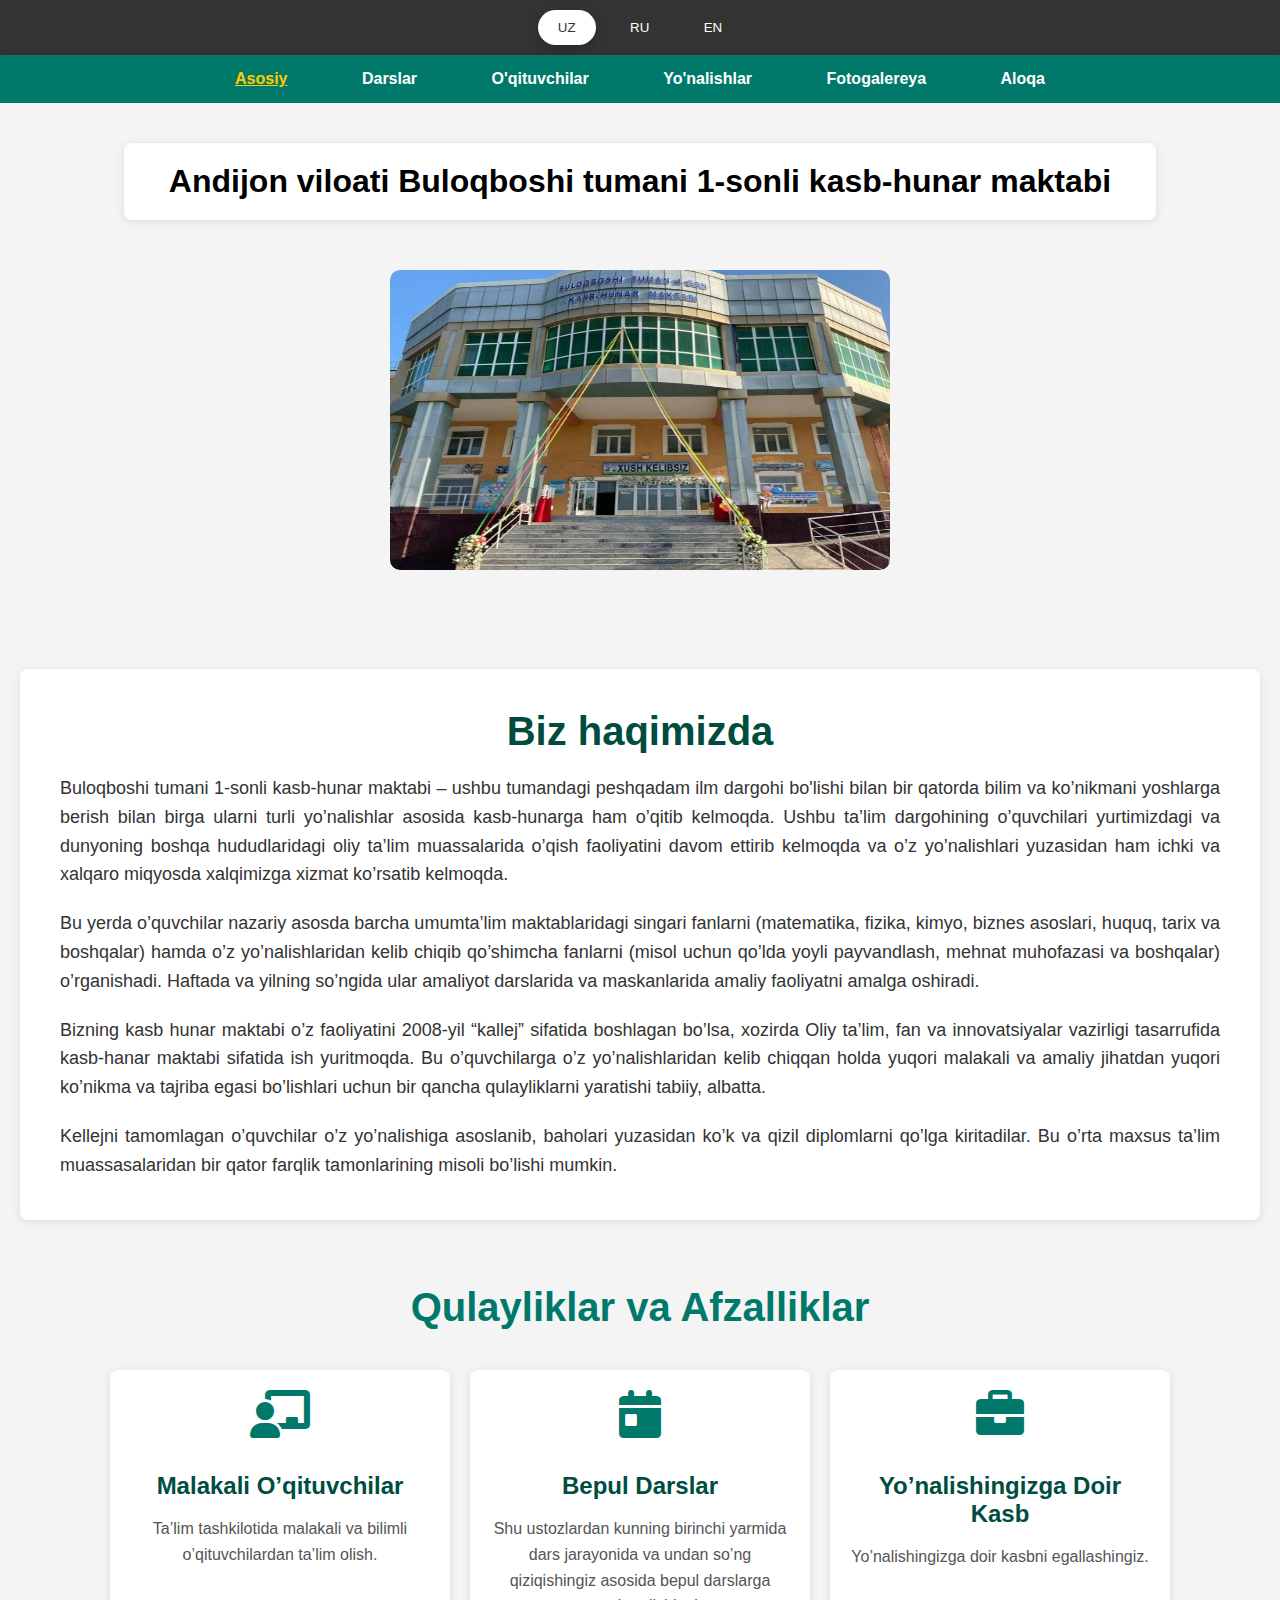
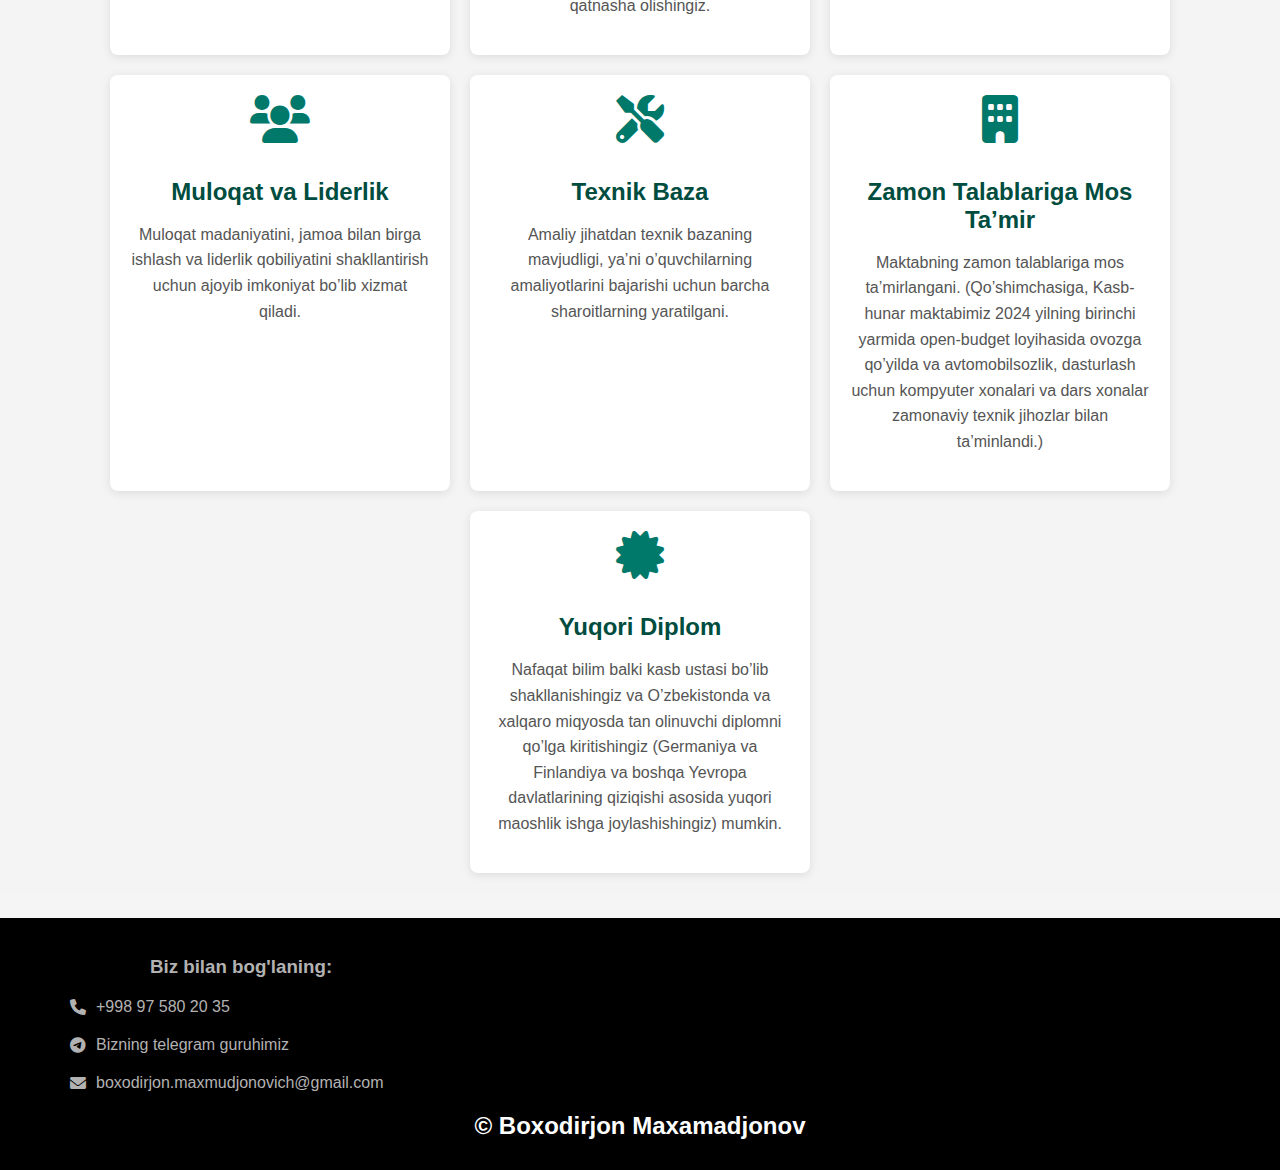
<file: index.html>
<!DOCTYPE html>
<html lang="uz">
<head>
    <meta charset="UTF-8">
    <meta name="viewport" content="width=device-width, initial-scale=1.0">
    <meta name="google-site-verification" content="1s9d9uuyVOXdOouMOgFVIPjArVm83noN07_SAzKoVoI" />
    <meta name="keywords" content="maktab, kallej, ta'lim yangiliklari, dasturlar">
    <meta name="author" content="Andijon viloyati Buloqboshi tumani 1-sonli kasn-hunar maktabi 2-kurs talabasi, Boxodirjon Maxamadjonov Maxmudjonovich">
    <meta name="google-site-verification" content="rTV7NbhPCmJg-RYlUTUDsTYVAvP_vPgj1kJQQ9D2Y2k" />
    <meta name="description" content="Maktabimizning rasmiy veb-sayti. Bizning ta'lim dasturlarimiz, faoliyatimiz va yangiliklarimiz haqida ma'lumot oling. Andijon viloyati Buloqboshi tumani 1-sonli kasb-hunar maktabi (kalleji)da nazariv va amaliy bilim oling.">
    <title>Buloqboshi 1-sonli kasb-hunar maktabi</title>
    <link rel="stylesheet" href="css/footer.css">
    <link rel="stylesheet" href="css/translate.css">
    <link rel="stylesheet" href="css/index.css">
    <link rel="stylesheet" href="css/about.css">
    <link rel="stylesheet" href="https://cdnjs.cloudflare.com/ajax/libs/font-awesome/6.0.0-beta3/css/all.min.css">
</head>
<body>
    <header class="til">
        <div class="language-switcher">
            <button class="language-button active" data-lang="uz" onclick="changeLanguage('uz')">UZ</button>
            <button class="language-button" data-lang="ru" onclick="changeLanguage('ru')">RU</button>
            <button class="language-button" data-lang="en" onclick="changeLanguage('en')">EN</button>
        </div>
    </header>
    <nav class="main-nav">
        <ul>
            <li><a href="index.html" data-uz="Asosiy" data-ru="Главная" data-en="Main">Asosiy</a></li>
            <li><a href="lessons.html" data-uz="Darslar" data-ru="Уроки" data-en="Lessons">Darslar</a></li>
            <li><a href="teachers.html" data-uz="O'qituvchilar" data-ru="Учителя" data-en="Teachers">O'qituvchilar</a></li>
            <li><a href="directions.html" data-uz="Yo'nalishlar" data-ru="Направления" data-en="Directions">Yo'nalishlar</a></li>
            <li><a href="photoes.html" data-uz="Fotogalereya" data-ru="Фотогалерея" data-en="Photo Gallery">Fotogalereya</a></li>
            <li><a href="aloqa.html" data-uz="Aloqa" data-ru="Контакты" data-en="Contact">Aloqa</a></li>
        </ul>
    </nav>
  



<div class="section">

 <div id="main9" class="section9">
    <div class="asos9" id="asos9">
           <h1 class="title9" data-uz="Andijon viloati Buloqboshi tumani 1-sonli kasb-hunar maktabi" data-ru="Андижанская область, район Булокбоши Профессиональная школа №1" data-en="Andijan Region, Buloqboshi District Vocational School No. 1" style="text-align: center;" style="align-items: center;">Andijon viloati Buloqboshi tumani <br> 1-sonli kasb-hunar maktabi</h1>
    </div>
</div>
    <div class="image-container">
        <img src="images/kallej.jpg" alt="Kollej banneri">
    </div>
 </div>
 <div id="about" class="section">
    <!-- Biz haqimizda bo'limi uchun ma'lumotlar -->
    <div class="about-us">
        <div class="container">
            <h1 data-ru="О нас" data-en="About Us" data-uz="Biz haqimizda">Biz haqimizda</h1>
            <p data-ru="Буюкбоши тумани 1-сонли касб-ҳунар мактаби – ушбу тумандаги пешқадам илм даргоҳи бўлишидан ташқари билим ва кўникмани ёшларга бериш билан бирга уларни турли йўналишлар асосида касб-ҳунарга ҳам ўқитиб келмоқда. Ушбу таълим даргоҳининг ўқувчилари юртимиздаги ва дунёдаги бошқа ҳудудлардаги олий таълим муассасаларида ўқиш фаолиятини давом эттириб келмоқда ва ўз йўналишлари бўйича ҳам ички ва халқаро миқёсда халқимизга хизмат кўрсатиб келмоқда." data-en="Buloqboshi tumani 1-sonli kasb-hunar maktabi – this educational institution is not only a leader in knowledge but also teaches young people various vocational skills. The students of this educational institution continue their studies in higher education institutions in our country and other parts of the world and serve our people on both domestic and international levels." data-uz="Buloqboshi tumani 1-sonli kasb-hunar maktabi – ushbu tumandagi peshqadam ilm dargohi bo'lishi bilan bir qatorda bilim va ko’nikmani yoshlarga berish bilan birga ularni turli yo’nalishlar asosida kasb-hunarga ham o’qitib kelmoqda. Ushbu ta’lim dargohining o’quvchilari yurtimizdagi va dunyoning boshqa hududlaridagi oliy ta’lim muassalarida o’qish faoliyatini davom ettirib kelmoqda va o’z yo’nalishlari yuzasidan ham ichki va xalqaro miqyosda xalqimizga xizmat ko’rsatib kelmoqda.">
                Buloqboshi tumani 1-sonli kasb-hunar maktabi – ushbu tumandagi peshqadam ilm dargohi bo'lishi bilan bir qatorda bilim va ko’nikmani yoshlarga berish bilan birga ularni turli yo’nalishlar asosida kasb-hunarga ham o’qitib kelmoqda. Ushbu ta’lim dargohining o’quvchilari yurtimizdagi va dunyoning boshqa hududlaridagi oliy ta’lim muassasalarida o’qish faoliyatini davom ettirib kelmoqda va o’z yo’nalishlari yuzasidan ham ichki va xalqaro miqyosda xalqimizga xizmat ko’rsatib kelmoqda.
            </p>
            <p data-ru="Здесь учащиеся изучают теоретическую основу всех предметов, как и в общеобразовательных школах (математика, физика, химия, основы бизнеса, право, история и другие), а также дополнительные предметы на основе своих направлений (например, ручная сварка, охрана труда и другие). На протяжении недели и в конце года они осуществляют практическую деятельность на практических занятиях и в учебных заведениях." data-en="Here, students study the theoretical foundations of all subjects, just like in general education schools (mathematics, physics, chemistry, business basics, law, history, and others), as well as additional subjects based on their fields (for example, manual welding, labor protection, and others). They carry out practical activities during practice classes and in institutions throughout the week and at the end of the year." data-uz="Bu yerda o’quvchilar nazariy asosda barcha umumta’lim maktablaridagi singari fanlarni (matematika, fizika, kimyo, biznes asoslari, huquq, tarix va boshqalar) hamda o’z yo’nalishlaridan kelib chiqib qo’shimcha fanlarni (misol uchun qo’lda yoyli payvandlash, mehnat muhofazasi va boshqalar) o’rganishadi. Haftada va yilning so’ngida ular amaliyot darslarida va maskanlarida amaliy faoliyatni amalga oshiradi.">
                Bu yerda o’quvchilar nazariy asosda barcha umumta’lim maktablaridagi singari fanlarni (matematika, fizika, kimyo, biznes asoslari, huquq, tarix va boshqalar) hamda o’z yo’nalishlaridan kelib chiqib qo’shimcha fanlarni (misol uchun qo’lda yoyli payvandlash, mehnat muhofazasi va boshqalar) o’rganishadi. Haftada va yilning so’ngida ular amaliyot darslarida va maskanlarida amaliy faoliyatni amalga oshiradi.
            </p>
            <p data-ru="Наша профессиональная школа начала свою деятельность в 2008 году как колледж, а сейчас действует как профессиональная школа под управлением Министерства высшего образования, науки и инноваций. Это, безусловно, создает множество возможностей для студентов, чтобы стать высококвалифицированными специалистами с практическими навыками." data-en="Our vocational school began its activities in 2008 as a college and is currently operating as a vocational school under the Ministry of Higher Education, Science, and Innovations. This naturally creates many opportunities for students to become highly qualified specialists with practical skills." data-uz="Bizning kasb hunar maktabi o’z faoliyatini 2008-yil “kallej” sifatida boshlagan bo’lsa, xozirda Oliy ta’lim, fan va innovatsiyalar vazirligi tasarrufida kasb-hanar maktabi sifatida ish yuritmoqda. Bu o’quvchilarga o’z yo’nalishlaridan kelib chiqqan holda yuqori malakali va amaliy jihatdan yuqori ko’nikma va tajriba egasi bo’lishlari uchun bir qancha qulayliklarni yaratishi tabiiy, albatta." data-uz="Bizning kasb hunar maktabi o’z faoliyatini 2008-yil “kallej” sifatida boshlagan bo’lsa, xozirda Oliy ta’lim, fan va innovatsiyalar vazirligi tasarrufida kasb-hanar maktabi sifatida ish yuritmoqda. Bu o’quvchilarga o’z yo’nalishlaridan kelib chiqqan holda yuqori malakali va amaliy jihatdan yuqori ko’nikma va tajriba egasi bo’lishlari uchun bir qancha qulayliklarni yaratishi tabiiy, albatta.">
                Bizning kasb hunar maktabi o’z faoliyatini 2008-yil “kallej” sifatida boshlagan bo’lsa, xozirda Oliy ta’lim, fan va innovatsiyalar vazirligi tasarrufida kasb-hanar maktabi sifatida ish yuritmoqda. Bu o’quvchilarga o’z yo’nalishlaridan kelib chiqqan holda yuqori malakali va amaliy jihatdan yuqori ko’nikma va tajriba egasi bo’lishlari uchun bir qancha qulayliklarni yaratishi tabiiy, albatta.
            </p>
            <p data-ru="Учащиеся, окончившие колледж, получают синие и красные дипломы в зависимости от своих оценок. Это может служить примером ряда отличий от других средних специальных учебных заведений." data-en="Students graduating from the college receive blue and red diplomas based on their grades. This can serve as an example of several distinctions from other secondary special educational institutions." data-uz="Kellejni tamomlagan o’quvchilar o’z yo’nalishiga asoslanib, baholari yuzasidan ko’k va qizil diplomlarni qo’lga kiritadilar. Bu o’rta maxsus ta’lim muassasalaridan bir qator farqlik tamonlarining misoli bo’lishi mumkin.">
                Kellejni tamomlagan o’quvchilar o’z yo’nalishiga asoslanib, baholari yuzasidan ko’k va qizil diplomlarni qo’lga kiritadilar. Bu o’rta maxsus ta’lim muassasalaridan bir qator farqlik tamonlarining misoli bo’lishi mumkin.
            </p>
        </div>
    </div>
</div>

<div id="benefits" class="section">
    <!-- Qulayliklar va afzalliklar bo'limi uchun ma'lumotlar -->
    <div class="container">
        <h1 class="benefitsH1" data-ru="Преимущества и возможности" data-en="Benefits and Opportunities" data-uz="Qulayliklar va Afzalliklar">Qulayliklar va Afzalliklar</h1>
        <div class="benefits-container">
            <div class="benefit-card">
                <i class="icon fas fa-chalkboard-teacher"></i>
                <h2 data-ru="Квалифицированные учителя" data-en="Qualified Teachers" data-uz="Malakali O’qituvchilar">Malakali O’qituvchilar</h2>
                <p data-ru="Получение образования у квалифицированных и знающих учителей." data-en="Receiving education from qualified and knowledgeable teachers." data-uz="Ta’lim tashkilotida malakali va bilimli o’qituvchilardan ta’lim olish.">
                    Ta’lim tashkilotida malakali va bilimli o’qituvchilardan ta’lim olish.
                </p>
            </div>
            <div class="benefit-card">
                <i class="icon fas fa-calendar-day"></i>
                <h2 data-ru="Бесплатные уроки" data-en="Free Classes" data-uz="Bepul Darslar">Bepul Darslar</h2>
                <p data-ru="Вы можете участвовать в бесплатных уроках на основе вашего интереса." data-en="You can participate in free classes based on your interest." data-uz="Shu ustozlardan kunning birinchi yarmida dars jarayonida va undan so’ng qiziqishingiz asosida bepul darslarga qatnasha olishingiz.">
                    Shu ustozlardan kunning birinchi yarmida dars jarayonida va undan so’ng qiziqishingiz asosida bepul darslarga qatnasha olishingiz.
                </p>
            </div>
            <div class="benefit-card">
                <i class="icon fas fa-briefcase"></i>
                <h2 data-ru="Профессия по вашему направлению" data-en="Profession Related to Your Field" data-uz="Yo’nalishingizga Doir Kasb">Yo’nalishingizga Doir Kasb</h2>
                <p data-ru="Осваивайте профессию, связанную с вашим направлением." data-en="Master a profession related to your field." data-uz="Yo’nalishingizga doir kasbni egallashingiz.">
                    Yo’nalishingizga doir kasbni egallashingiz.
                </p>
            </div>
            <div class="benefit-card">
                <i class="icon fas fa-users"></i>
                <h2 data-ru="Коммуникация и лидерство" data-en="Communication and Leadership" data-uz="Muloqat va Liderlik">Muloqat va Liderlik</h2>
                <p data-ru="Это замечательная возможность развить культуру общения, работать в команде и развивать лидерские качества." data-en="It serves as a great opportunity to develop communication culture, teamwork, and leadership skills." data-uz="Muloqat madaniyatini, jamoa bilan birga ishlash va liderlik qobiliyatini shakllantirish uchun ajoyib imkoniyat bo’lib xizmat qiladi.">
                    Muloqat madaniyatini, jamoa bilan birga ishlash va liderlik qobiliyatini shakllantirish uchun ajoyib imkoniyat bo’lib xizmat qiladi.
                </p>
            </div>
            <div class="benefit-card">
                <i class="icon fas fa-tools"></i>
                <h2 data-ru="Техническая база" data-en="Technical Base" data-uz="Texnik Baza">Texnik Baza</h2>
                <p data-ru="Наличие технической базы на практике, то есть создание всех условий для выполнения практических заданий учащимися." data-en="The availability of a technical base for practical tasks, meaning all conditions are created for students to perform their practical activities." data-uz="Amaliy jihatdan texnik bazaning mavjudligi, ya’ni o’quvchilarning amaliyotlarini bajarishi uchun barcha sharoitlarning yaratilgani.">
                    Amaliy jihatdan texnik bazaning mavjudligi, ya’ni o’quvchilarning amaliyotlarini bajarishi uchun barcha sharoitlarning yaratilgani.
                </p>
            </div>
            <div class="benefit-card">
                <i class="icon fas fa-building"></i>
                <h2 data-ru="Ремонт в соответствии с требованиями времени" data-en="Renovation According to Modern Requirements" data-uz="Zamon Talablariga Mos Ta’mir">Zamon Talablariga Mos Ta’mir</h2>
                <p data-ru="Ремонт школы в соответствии с требованиями времени. (Дополнительно, наша профессиональная школа была выставлена на голосование в рамках проекта open-budget в первой половине 2024 года, и классы по автомобилестроению, программированию были обеспечены современным техническим оборудованием.)" data-en="The renovation of the school according to modern requirements. (Additionally, our vocational school was voted on as part of the open-budget project in the first half of 2024, and classrooms for automotive engineering and programming were equipped with modern technical facilities.)" data-uz="Maktabning zamon talablariga mos ta’mirlangani. (Qo’shimchasiga, Kasb-hunar maktabimiz 2024 yilning birinchi yarmida open-budget loyihasida ovozga qo’yilda va avtomobilsozlik, dasturlash uchun kompyuter xonalari va dars xonalar zamonaviy texnik jihozlar bilan ta’minlandi.)">
                    Maktabning zamon talablariga mos ta’mirlangani. (Qo’shimchasiga, Kasb-hunar maktabimiz 2024 yilning birinchi yarmida open-budget loyihasida ovozga qo’yilda va avtomobilsozlik, dasturlash uchun kompyuter xonalari va dars xonalar zamonaviy texnik jihozlar bilan ta’minlandi.)
                </p>
            </div>
            <div class="benefit-card">
                <i class="icon fas fa-certificate"></i>
                <h2 data-ru="Высокий диплом" data-en="High Diploma" data-uz="Yuqori Diplom">Yuqori Diplom</h2>
                <p data-ru="Не только знания, но и возможность стать мастером своего дела и получить диплом, признанный в Узбекистане и на международном уровне (по интересу Германии, Финляндии и других европейских стран вы можете устроиться на работу с высокими зарплатами)." data-en="Not only knowledge but also the opportunity to become a master of your craft and obtain a diploma recognized in Uzbekistan and internationally (based on interest from Germany, Finland, and other European countries, you can secure high-paying jobs)." data-uz="Nafaqat bilim balki kasb ustasi bo’lib shakllanishingiz va O’zbekistonda va xalqaro miqyosda tan olinuvchi diplomni qo’lga kiritishingiz (Germaniya va Finlandiya va boshqa Yevropa davlatlarining qiziqishi asosida yuqori maoshlik ishga joylashishingiz) mumkin.">
                    Nafaqat bilim balki kasb ustasi bo’lib shakllanishingiz va O’zbekistonda va xalqaro miqyosda tan olinuvchi diplomni qo’lga kiritishingiz (Germaniya va Finlandiya va boshqa Yevropa davlatlarining qiziqishi asosida yuqori maoshlik ishga joylashishingiz) mumkin.
                </p>
            </div>
        </div>
    </div>
</div>

</div>
<footer id="contact" class="footer">
        <div class="container">
          <div class="networking">
            <h3 data-uz="Biz bilan bog'laning:" data-ru="Свяжитесь с нами:" data-en="Contact Us:">Biz bilan bog'laning:</h3>
          </div>
          <div class="contact-info">
            <ul>
              <li>
                <a href="tel:+998975802035" class="phone" onclick="makeCall('+998975802035')">
                    <i class="fa-solid fa-phone"></i> <span>+998 97 580 20 35</span>
                </a>
              </li>
              <li>
                <a href="https://t.me/buloqboshi_kasb_hunar_maktabi" class="telegram" onclick="openTelegram('buloqboshi_kasb_hunar_maktabi')">
                    <i class="fa-brands fa-telegram"></i><span data-uz="Bizning telegram guruhimiz" data-ru="Наша группа в Telegram" data-en="Our Telegram Group"> Bizning telegram guruhimiz</span>
                </a>
              </li>
              <li>
                <a href="mailto:boxodirjon.maxmudjonovich@gmail.com" class="email" onclick="sendEmail('boxodirjon.maxmudjonovich@gmail.com')">
                    <i class="fa-solid fa-envelope"></i> <span>boxodirjon.maxmudjonovich@gmail.com</span>
                </a>
              </li>
            </ul>
          </div>
          <div class="contact-owner">
            <h3>&copy; Boxodirjon Maxamadjonov</h3>
          </div>
        </div>
</footer>

    <script src="js/script.js"></script>
    <script src="js/translate.js"></script>
</body>
</html>
</file>
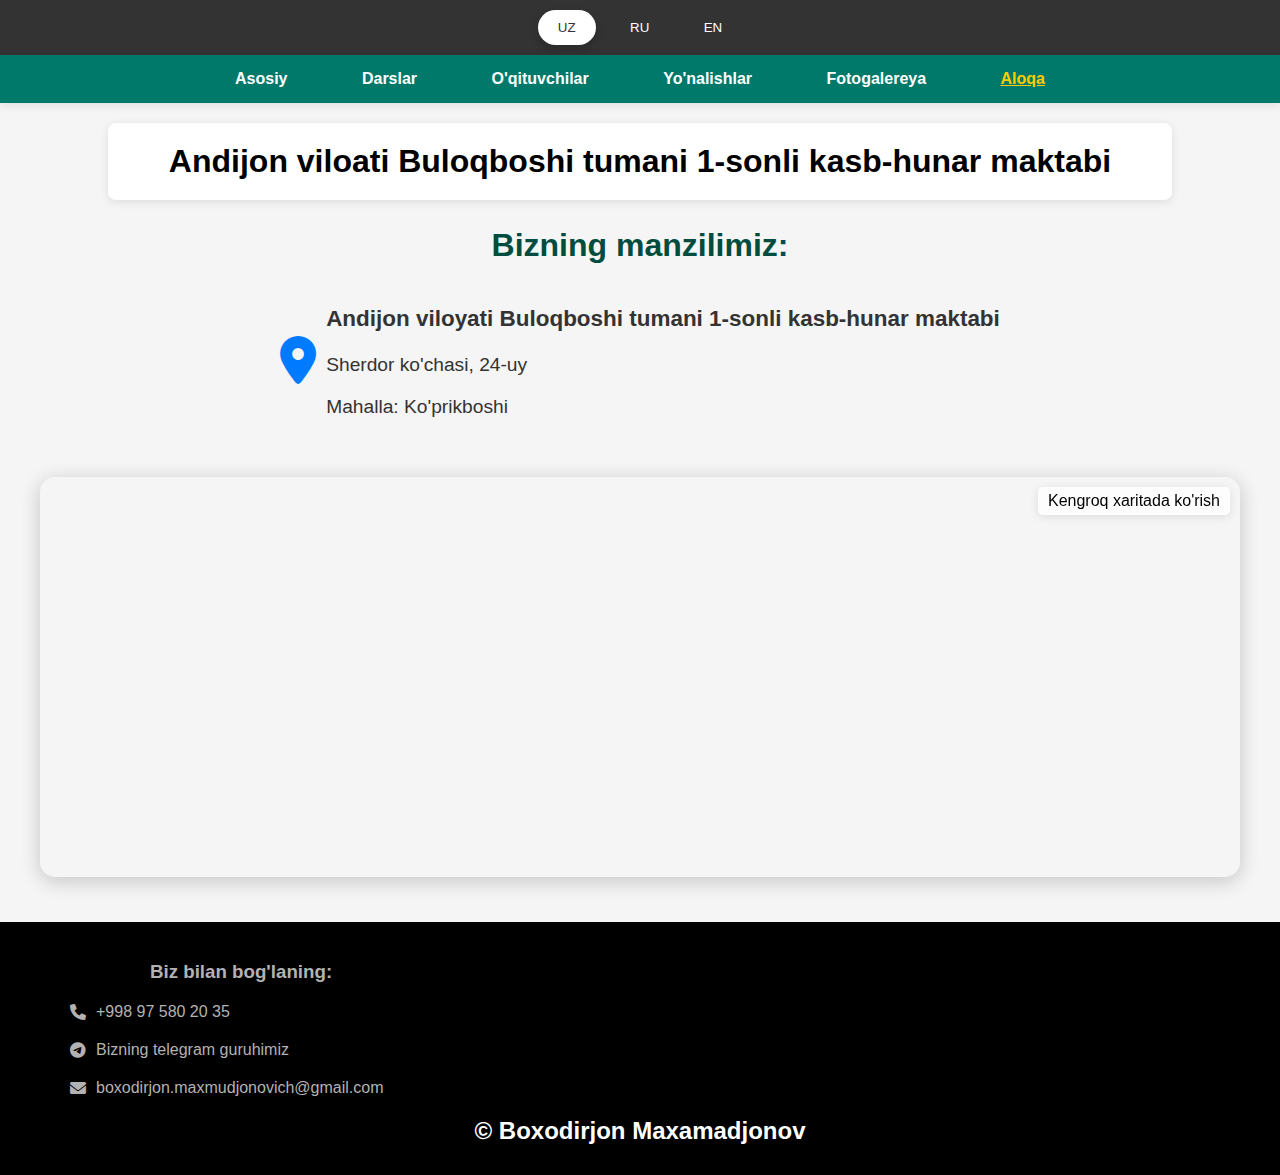
<file: aloqa.html>
<!DOCTYPE html>
<html lang="en">
<head>
    <meta charset="UTF-8">
    <meta name="viewport" content="width=device-width, initial-scale=1.0">
    <title>Document</title>
    <link rel="stylesheet" href="css/aloqa.css">
    <link rel="stylesheet" href="css/footer.css">
    <link rel="stylesheet" href="css/translate.css">
    <link rel="stylesheet" href="https://cdnjs.cloudflare.com/ajax/libs/font-awesome/6.0.0-beta3/css/all.min.css">

</head>
<body>
  <header class="til">
    <div class="language-switcher">
        <button class="language-button active" data-lang="uz" onclick="changeLanguage('uz')">UZ</button>
        <button class="language-button" data-lang="ru" onclick="changeLanguage('ru')">RU</button>
        <button class="language-button" data-lang="en" onclick="changeLanguage('en')">EN</button>
    </div>
</header>
<nav class="main-nav">
    <ul>
        <li><a href="index.html" data-uz="Asosiy" data-ru="Главная" data-en="Main">Asosiy</a></li>
        <li><a href="lessons.html" data-uz="Darslar" data-ru="Уроки" data-en="Lessons">Darslar</a></li>
        <li><a href="teachers.html" data-uz="O'qituvchilar" data-ru="Учителя" data-en="Teachers">O'qituvchilar</a></li>
        <li><a href="directions.html" data-uz="Yo'nalishlar" data-ru="Направления" data-en="Directions">Yo'nalishlar</a></li>
        <li><a href="photoes.html" data-uz="Fotogalereya" data-ru="Фотогалерея" data-en="Photo Gallery">Fotogalereya</a></li>
        <li><a href="aloqa.html" data-uz="Aloqa" data-ru="Контакты" data-en="Contact">Aloqa</a></li>
    </ul>
</nav>

    <div id="main" class="section">
        <div class="asos">
               <h1 class="title" data-uz="Andijon viloati Buloqboshi tumani 1-sonli kasb-hunar maktabi" data-ru="Андижанская область, район Булокбоши Профессиональная школа №1" data-en="Andijan Region, Buloqboshi District Vocational School No. 1" style="text-align: center;" style="align-items: center;">Andijon viloati Buloqboshi tumani <br> 1-sonli kasb-hunar maktabi (Mahalliy nomi: kallej )</h1>
        </div>
       
        <div id="location" class="section">
          <h2 class="section-title" 
              data-uz="Bizning manzilimiz:" 
              data-ru="Наш адрес:" 
              data-en="Our Location:">Bizning manzilimiz:</h2>
          <div class="location-container">
              <div class="location-item">
                  <i class="fas fa-map-marker-alt"></i>
                  <div class="location-info">
                      <h3 data-uz="Andijon viloyati Buloqboshi tumani 1-sonli kasb-hunar maktabi" 
                          data-ru="Андижанская область, район Булокбоши Профессиональная школа №1" 
                          data-en="Andijan Region, Buloqboshi District Vocational School No. 1">Andijon viloyati Buloqboshi tumani 1-sonli kasb-hunar maktabi</h3>
                      <p class="street-name" data-uz="Sherdor ko'chasi, 24-uy" data-ru="Улица Шердор, 24" data-en="Sherdor Street, 24">Sherdor ko'chasi, 24-uy</p>
                      <p data-uz="Mahalla: Ko'prikboshi" data-ru="Махалля: Копркбоши" data-en="Neighborhood: Koprikboshi">Mahalla: Ko'prikboshi</p> 
                  </div>
              </div>
              <div class="map-container" id="mapContainer">
                  <a href="https://www.google.com/maps/place/Sherdor+ko'chasi,+24-uy,+Buloqboshi+tumani,+Andijon+viloyati" target="_blank" class="map-link"></a>
                  <iframe id="map" src="https://www.google.com/maps/embed?pb=!1m18!1m12!1m3!1d12232.021789012712!2d69.1918546!3d41.3255701!2m3!1f0!2f0!3f0!3m2!1i1024!2i768!4f13.1!3m3!1m2!1s0x38aefb11850c2f73%3A0x8efb03991e2b4c21!2sMaktab!5e0!3m2!1sen!2sus!4v1694202631610!5m2!1sen!2sus&layer=c"
                      width="100%"
                      height="100%"
                      style="border:0;"
                      allowfullscreen
                      loading="lazy"></iframe>
                  <div class="map-overlay">
                      <span class="text">Kengroq xaritada ko'rish</span>
                  </div>
              </div>
          </div>
      </div>
      
      

    <footer id="contact" class="footer">
        <div class="container">
          <div class="networking">
            <h3 data-uz="Biz bilan bog'laning:" data-ru="Свяжитесь с нами:" data-en="Contact Us:">Biz bilan bog'laning:</h3>
          </div>
          <div class="contact-info">
            <ul>
              <li>
                <a href="tel:+998975802035" class="phone" onclick="makeCall('+998975802035')">
                    <i class="fa-solid fa-phone"></i> <span>+998 97 580 20 35</span>
                </a>
              </li>
              <li>
                <a href="https://t.me/buloqboshi_kasb_hunar_maktabi" class="telegram" onclick="openTelegram('buloqboshi_kasb_hunar_maktabi')">
                    <i class="fa-brands fa-telegram"></i><span data-uz="Bizning telegram guruhimiz" data-ru="Наша группа в Telegram" data-en="Our Telegram Group"> Bizning telegram guruhimiz</span>
                </a>
              </li>
              <li>
                <a href="mailto:boxodirjon.maxmudjonovich@gmail.com" class="email" onclick="sendEmail('boxodirjon.maxmudjonovich@gmail.com')">
                    <i class="fa-solid fa-envelope"></i> <span>boxodirjon.maxmudjonovich@gmail.com</span>
                </a>
              </li>
            </ul>
          </div>
          <div class="contact-owner">
            <h3>&copy; Boxodirjon Maxamadjonov</h3>
          </div>
        </div>
    </footer>

    <script src="js/script.js"></script>
    <script src="js/translate.js"></script>
</body>
</html>
</file>
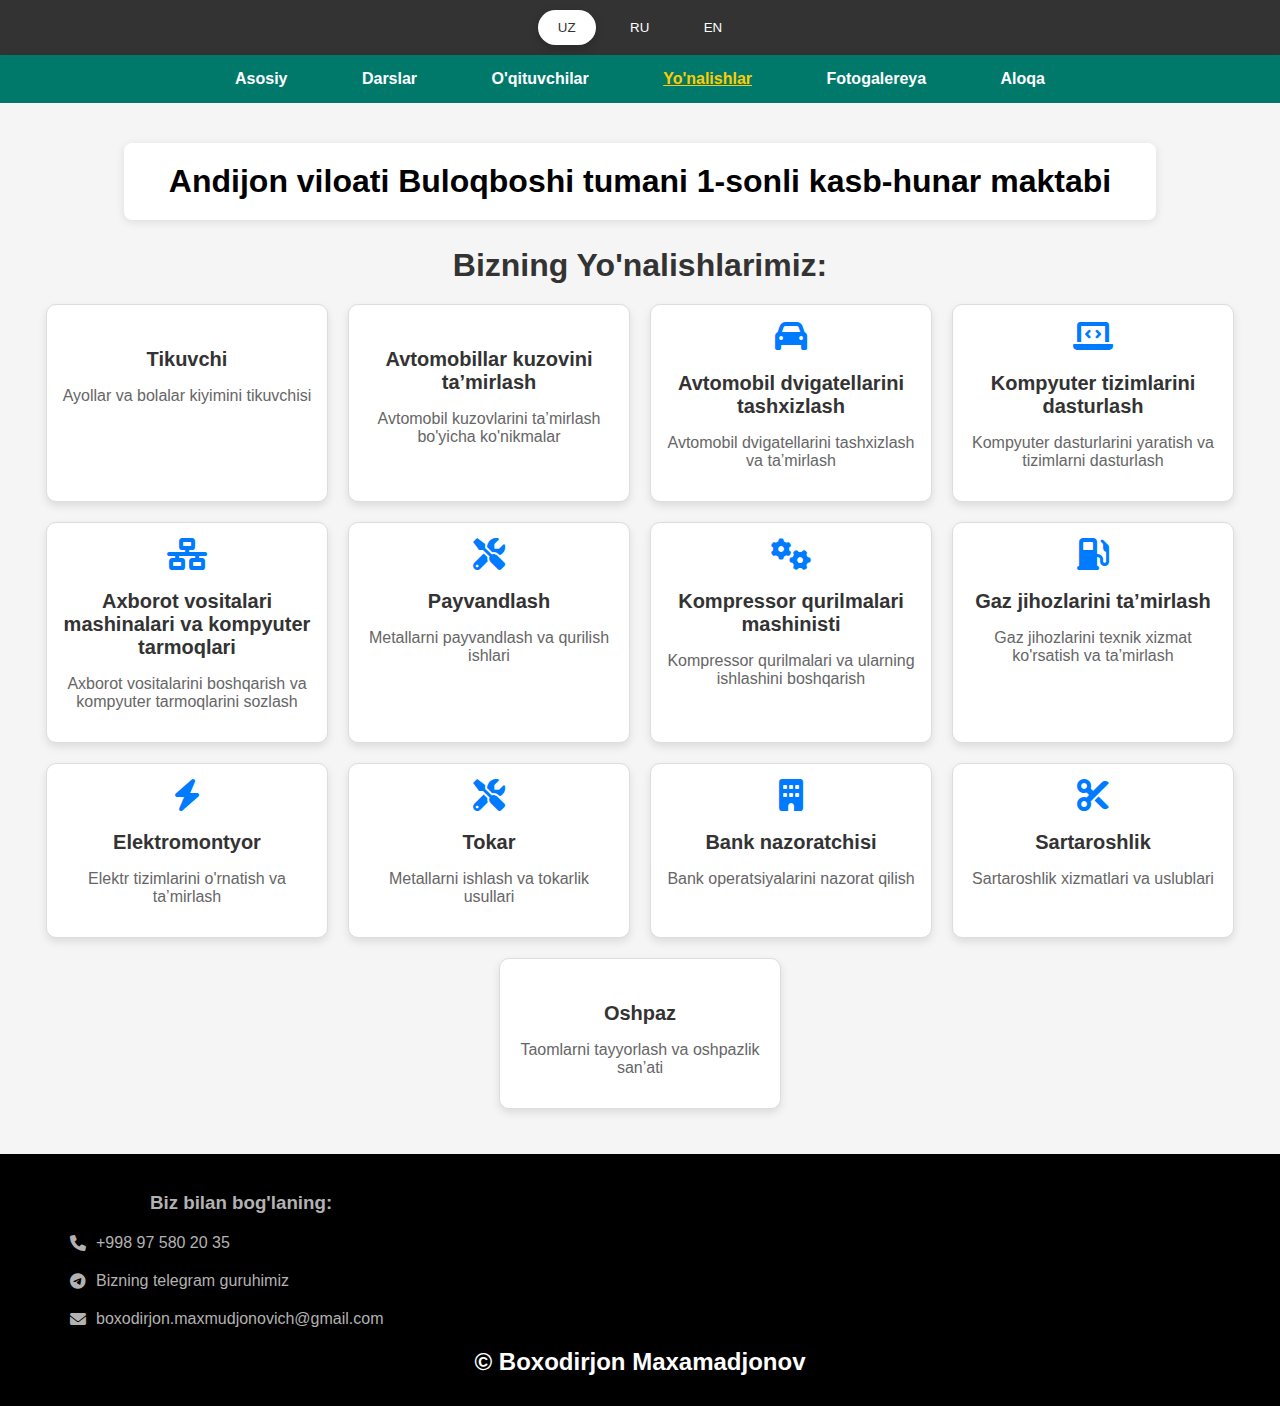
<file: directions.html>
<!DOCTYPE html>
<html lang="en">
<head>
    <meta charset="UTF-8">
    <meta name="viewport" content="width=device-width, initial-scale=1.0">
    <title>Document</title>
    <link rel="stylesheet" href="css/direction.css">
    <link rel="stylesheet" href="css/footer.css">
    <link rel="stylesheet" href="css/translate.css">
    <link rel="stylesheet" href="https://cdnjs.cloudflare.com/ajax/libs/font-awesome/6.0.0-beta3/css/all.min.css">
</head>
<body>  
    <header class="til">
        <div class="language-switcher">
            <button class="language-button active" data-lang="uz" onclick="changeLanguage('uz')">UZ</button>
            <button class="language-button" data-lang="ru" onclick="changeLanguage('ru')">RU</button>
            <button class="language-button" data-lang="en" onclick="changeLanguage('en')">EN</button>
        </div>
    </header>
    <nav class="main-nav">
        <ul>
            <li><a href="index.html" data-uz="Asosiy" data-ru="Главная" data-en="Main">Asosiy</a></li>
            <li><a href="lessons.html" data-uz="Darslar" data-ru="Уроки" data-en="Lessons">Darslar</a></li>
            <li><a href="teachers.html" data-uz="O'qituvchilar" data-ru="Учителя" data-en="Teachers">O'qituvchilar</a></li>
            <li><a href="directions.html" data-uz="Yo'nalishlar" data-ru="Направления" data-en="Directions">Yo'nalishlar</a></li>
            <li><a href="photoes.html" data-uz="Fotogalereya" data-ru="Фотогалерея" data-en="Photo Gallery">Fotogalereya</a></li>
            <li><a href="aloqa.html" data-uz="Aloqa" data-ru="Контакты" data-en="Contact">Aloqa</a></li>
        </ul>
    </nav>


    <div id="directions" class="section5">
        <div id="main" class="section">
            <div class="asos">
                <h1 class="title" 
                    data-uz="Andijon viloati Buloqboshi tumani 1-sonli kasb-hunar maktabi" 
                    data-ru="Андижанская область, район Булокбоши Профессиональная школа №1" 
                    data-en="Andijan Region, Buloqboshi District Vocational School No. 1" 
                    style="align-items: center;">
                    Andijon viloati Buloqboshi tumani <br> 1-sonli kasb-hunar maktabi
                </h1>
            </div>
        </div>
        <!-- Yo'nalishlar bo'limi uchun ma'lumotlar -->
        <h2 
            data-uz="Bizning Yo'nalishlarimiz:" 
            data-ru="Наши направления:" 
            data-en="Our Directions:">
            Bizning Yo'nalishlarimiz:
        </h2>
        <div class="directions-container">
            <div class="direction-item">
                <i class="fas fa-sewing-machine"></i>
                <h3 
                    data-uz="Tikuvchi" 
                    data-ru="Швея" 
                    data-en="Sewer">
                    Tikuvchi
                </h3>
                <p 
                    data-uz="Ayollar va bolalar kiyimini tikuvchisi" 
                    data-ru="Портной для женской и детской одежды" 
                    data-en="Women's and children's clothing sewer">
                    Ayollar va bolalar kiyimini tikuvchisi
                </p>
            </div>
            <div class="direction-item">
                <i class="fas fa-car-repair"></i>
                <h3 
                    data-uz="Avtomobillar kuzovini ta’mirlash" 
                    data-ru="Ремонт кузова автомобилей" 
                    data-en="Car Body Repair">
                    Avtomobillar kuzovini ta’mirlash
                </h3>
                <p 
                    data-uz="Avtomobil kuzovlarini ta’mirlash bo'yicha ko'nikmalar" 
                    data-ru="Навыки ремонта кузовов автомобилей" 
                    data-en="Skills in car body repair">
                    Avtomobil kuzovlarini ta’mirlash bo'yicha ko'nikmalar
                </p>
            </div>
            <div class="direction-item">
                <i class="fas fa-car"></i>
                <h3 
                    data-uz="Avtomobil dvigatellarini tashxizlash" 
                    data-ru="Диагностика двигателей автомобилей" 
                    data-en="Car Engine Diagnostics">
                    Avtomobil dvigatellarini tashxizlash
                </h3>
                <p 
                    data-uz="Avtomobil dvigatellarini tashxizlash va ta’mirlash" 
                    data-ru="Диагностика и ремонт двигателей автомобилей" 
                    data-en="Diagnosis and repair of car engines">
                    Avtomobil dvigatellarini tashxizlash va ta’mirlash
                </p>
            </div>
            <div class="direction-item">
                <i class="fas fa-laptop-code"></i>
                <h3 
                    data-uz="Kompyuter tizimlarini dasturlash" 
                    data-ru="Программирование компьютерных систем" 
                    data-en="Computer System Programming">
                    Kompyuter tizimlarini dasturlash
                </h3>
                <p 
                    data-uz="Kompyuter dasturlarini yaratish va tizimlarni dasturlash" 
                    data-ru="Создание компьютерных программ и программирование систем" 
                    data-en="Creating computer programs and programming systems">
                    Kompyuter dasturlarini yaratish va tizimlarni dasturlash
                </p>
            </div>
            <div class="direction-item">
                <i class="fas fa-network-wired"></i>
                <h3 
                    data-uz="Axborot vositalari mashinalari va kompyuter tarmoqlari" 
                    data-ru="Оборудование информационных технологий и компьютерные сети" 
                    data-en="Information Technology Equipment and Computer Networks">
                    Axborot vositalari mashinalari va kompyuter tarmoqlari
                </h3>
                <p 
                    data-uz="Axborot vositalarini boshqarish va kompyuter tarmoqlarini sozlash" 
                    data-ru="Управление информационными технологиями и настройка компьютерных сетей" 
                    data-en="Managing information technology and configuring computer networks">
                    Axborot vositalarini boshqarish va kompyuter tarmoqlarini sozlash
                </p>
            </div>
            <div class="direction-item">
                <i class="fas fa-tools"></i>
                <h3 
                    data-uz="Payvandlash" 
                    data-ru="Сварка" 
                    data-en="Welding">
                    Payvandlash
                </h3>
                <p 
                    data-uz="Metallarni payvandlash va qurilish ishlari" 
                    data-ru="Сварка металлов и строительные работы" 
                    data-en="Welding metals and construction works">
                    Metallarni payvandlash va qurilish ishlari
                </p>
            </div>
            <div class="direction-item">
                <i class="fas fa-cogs"></i>
                <h3 
                    data-uz="Kompressor qurilmalari mashinisti" 
                    data-ru="Машинист компрессорных установок" 
                    data-en="Compressor Equipment Operator">
                    Kompressor qurilmalari mashinisti
                </h3>
                <p 
                    data-uz="Kompressor qurilmalari va ularning ishlashini boshqarish" 
                    data-ru="Управление компрессорными установками и их работой" 
                    data-en="Managing compressor equipment and its operation">
                    Kompressor qurilmalari va ularning ishlashini boshqarish
                </p>
            </div>
            <div class="direction-item">
                <i class="fas fa-gas-pump"></i>
                <h3 
                    data-uz="Gaz jihozlarini ta’mirlash" 
                    data-ru="Ремонт газового оборудования" 
                    data-en="Gas Equipment Repair">
                    Gaz jihozlarini ta’mirlash
                </h3>
                <p 
                    data-uz="Gaz jihozlarini texnik xizmat ko'rsatish va ta’mirlash" 
                    data-ru="Техническое обслуживание и ремонт газового оборудования" 
                    data-en="Technical service and repair of gas equipment">
                    Gaz jihozlarini texnik xizmat ko'rsatish va ta’mirlash
                </p>
            </div>
            <div class="direction-item">
                <i class="fas fa-bolt"></i>
                <h3 
                    data-uz="Elektromontyor" 
                    data-ru="Электромонтер" 
                    data-en="Electrician">
                    Elektromontyor
                </h3>
                <p 
                    data-uz="Elektr tizimlarini o'rnatish va ta’mirlash" 
                    data-ru="Установка и ремонт электрических систем" 
                    data-en="Installation and repair of electrical systems">
                    Elektr tizimlarini o'rnatish va ta’mirlash
                </p>
            </div>
            <div class="direction-item">
                <i class="fas fa-tools"></i>
                <h3 
                    data-uz="Tokar" 
                    data-ru="Токарь" 
                    data-en="Turner">
                    Tokar
                </h3>
                <p 
                    data-uz="Metallarni ishlash va tokarlik usullari" 
                    data-ru="Обработка металлов и токарные методы" 
                    data-en="Metalworking and turning methods">
                    Metallarni ishlash va tokarlik usullari
                </p>
            </div>
            <div class="direction-item">
                <i class="fas fa-building"></i>
                <h3 
                    data-uz="Bank nazoratchisi" 
                    data-ru="Наблюдатель банка" 
                    data-en="Bank Inspector">
                    Bank nazoratchisi
                </h3>
                <p 
                    data-uz="Bank operatsiyalarini nazorat qilish" 
                    data-ru="Контроль банковских операций" 
                    data-en="Monitoring bank operations">
                    Bank operatsiyalarini nazorat qilish
                </p>
            </div>
            <div class="direction-item">
                <i class="fas fa-cut"></i>
                <h3 
                    data-uz="Sartaroshlik" 
                    data-ru="Парикмахерское дело" 
                    data-en="Hairdressing">
                    Sartaroshlik
                </h3>
                <p 
                    data-uz="Sartaroshlik xizmatlari va uslublari" 
                    data-ru="Парикмахерские услуги и стили" 
                    data-en="Hairdressing services and styles">
                    Sartaroshlik xizmatlari va uslublari
                </p>
            </div>
            <div class="direction-item">
                <i class="fas fa-chef"></i>
                <h3 
                    data-uz="Oshpaz" 
                    data-ru="Повар" 
                    data-en="Chef">
                    Oshpaz
                </h3>
                <p 
                    data-uz="Taomlarni tayyorlash va oshpazlik san’ati" 
                    data-ru="Приготовление пищи и кулинарное искусство" 
                    data-en="Food preparation and culinary art">
                    Taomlarni tayyorlash va oshpazlik san’ati
                </p>
            </div>
        </div>
    </div>
    


    <footer id="contact" class="footer">
        <div class="container">
          <div class="networking">
            <h3 data-uz="Biz bilan bog'laning:" data-ru="Свяжитесь с нами:" data-en="Contact Us:">Biz bilan bog'laning:</h3>
          </div>
          <div class="contact-info">
            <ul>
              <li>
                <a href="tel:+998975802035" class="phone" onclick="makeCall('+998975802035')">
                    <i class="fa-solid fa-phone"></i> <span>+998 97 580 20 35</span>
                </a>
              </li>
              <li>
                <a href="https://t.me/buloqboshi_kasb_hunar_maktabi" class="telegram" onclick="openTelegram('buloqboshi_kasb_hunar_maktabi')">
                    <i class="fa-brands fa-telegram"></i><span data-uz="Bizning telegram guruhimiz" data-ru="Наша группа в Telegram" data-en="Our Telegram Group"> Bizning telegram guruhimiz</span>
                </a>
              </li>
              <li>
                <a href="mailto:boxodirjon.maxmudjonovich@gmail.com" class="email" onclick="sendEmail('boxodirjon.maxmudjonovich@gmail.com')">
                    <i class="fa-solid fa-envelope"></i> <span>boxodirjon.maxmudjonovich@gmail.com</span>
                </a>
              </li>
            </ul>
          </div>
          <div class="contact-owner">
            <h3>&copy; Boxodirjon Maxamadjonov</h3>
          </div>
        </div>
    </footer>

    <script src="js/script.js"></script>
    <script src="js/directions.js"></script>
    <script src="js/translate.js"></script>
</body>
</html>
</file>
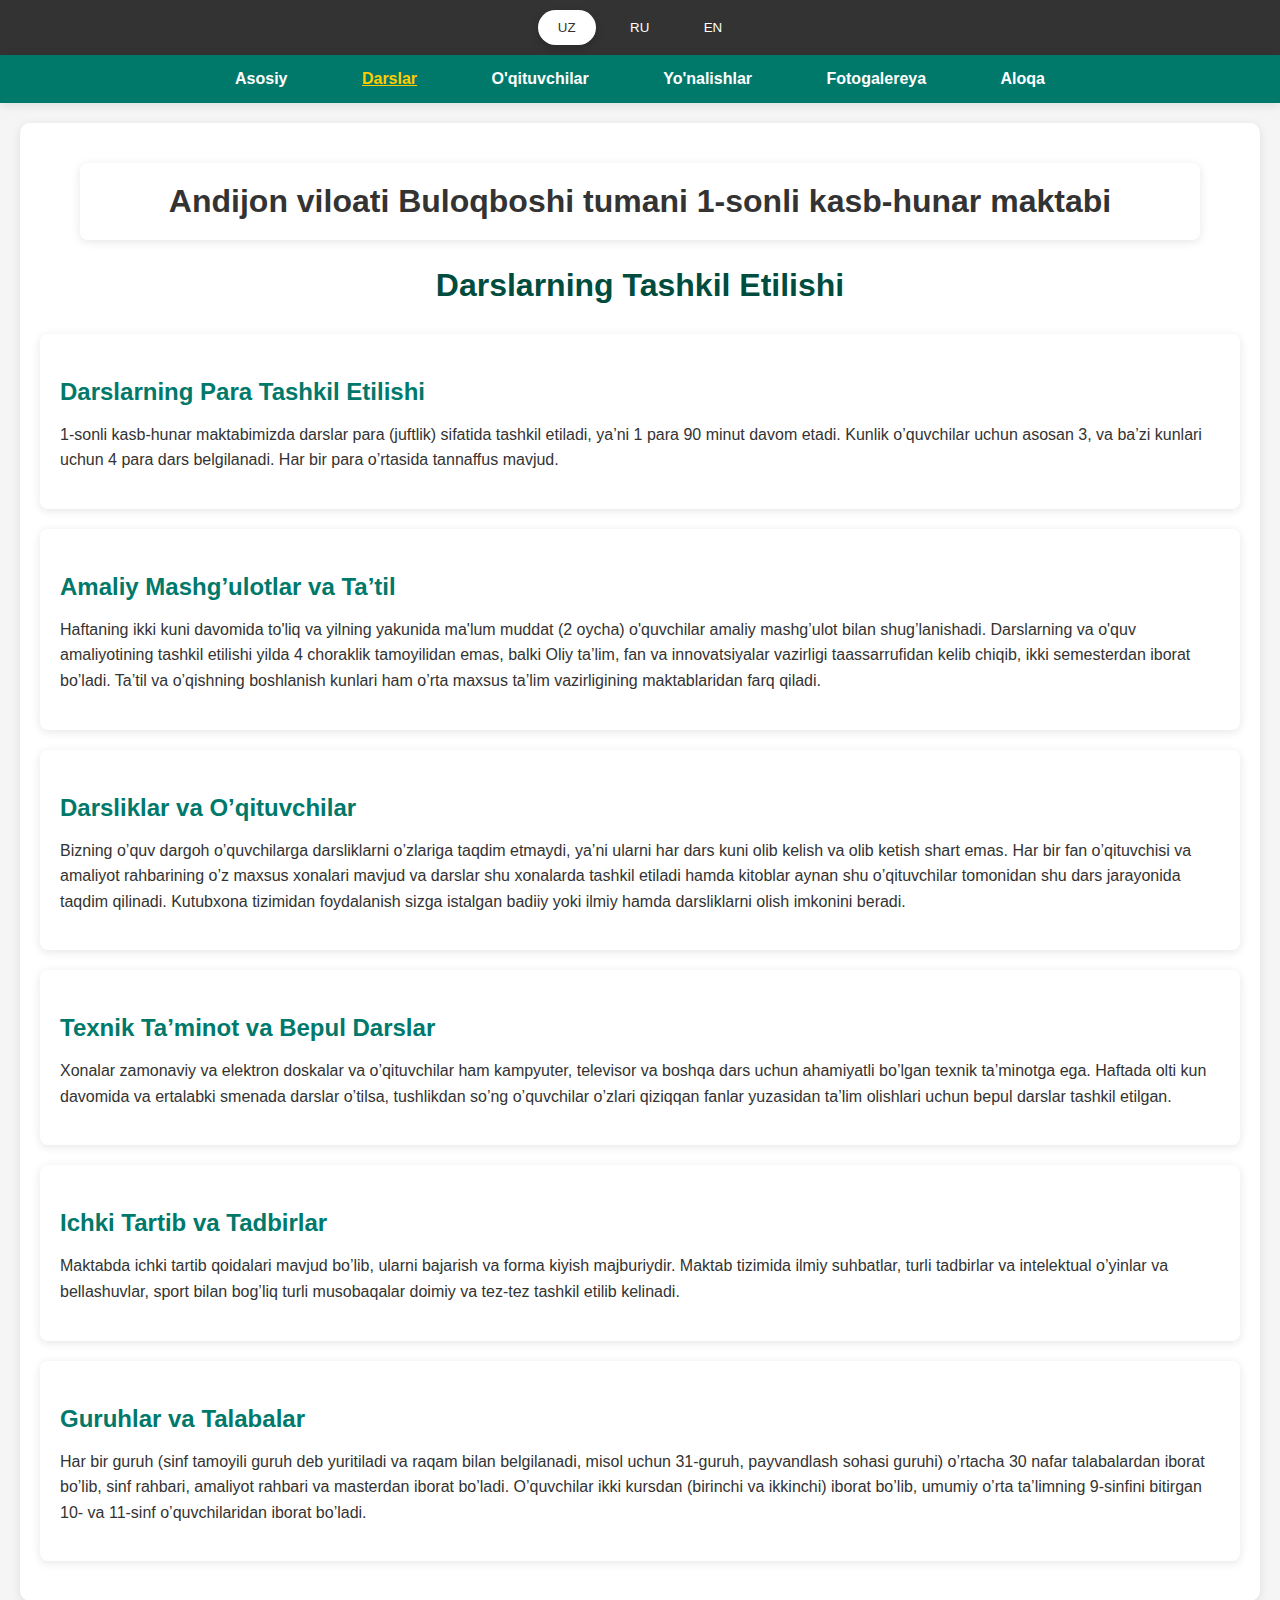
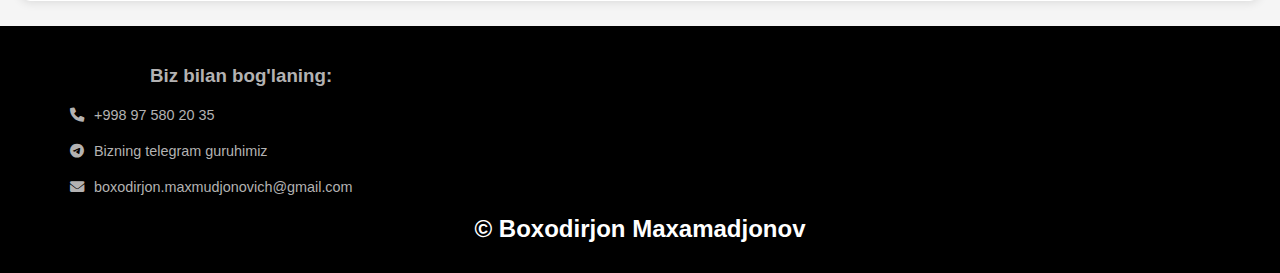
<file: lessons.html>
<!DOCTYPE html>
<html lang="en">
<head>
    <meta charset="UTF-8">
    <meta name="viewport" content="width=device-width, initial-scale=1.0">
    <title>Document</title>
    <link rel="stylesheet" href="css/lessons.css">
    <link rel="stylesheet" href="css/footer.css">
    <link rel="stylesheet" href="css/translate.css">
    <link rel="stylesheet" href="https://cdnjs.cloudflare.com/ajax/libs/font-awesome/6.0.0-beta3/css/all.min.css">
</head>
<body>

    <header class="til">
        <div class="language-switcher">
            <button class="language-button active" data-lang="uz" onclick="changeLanguage('uz')">UZ</button>
            <button class="language-button" data-lang="ru" onclick="changeLanguage('ru')">RU</button>
            <button class="language-button" data-lang="en" onclick="changeLanguage('en')">EN</button>
        </div>
    </header>
    <nav class="main-nav">
        <ul>
            <li><a href="index.html" data-uz="Asosiy" data-ru="Главная" data-en="Main">Asosiy</a></li>
            <li><a href="lessons.html" data-uz="Darslar" data-ru="Уроки" data-en="Lessons">Darslar</a></li>
            <li><a href="teachers.html" data-uz="O'qituvchilar" data-ru="Учителя" data-en="Teachers">O'qituvchilar</a></li>
            <li><a href="directions.html" data-uz="Yo'nalishlar" data-ru="Направления" data-en="Directions">Yo'nalishlar</a></li>
            <li><a href="photoes.html" data-uz="Fotogalereya" data-ru="Фотогалерея" data-en="Photo Gallery">Fotogalereya</a></li>
            <li><a href="aloqa.html" data-uz="Aloqa" data-ru="Контакты" data-en="Contact">Aloqa</a></li>
        </ul>
    </nav>
    
    
    <div id="lessons" class="section">
        <div id="main" class="section1">
            <div class="asos" id="asos">
                <h1 class="title" data-uz="Andijon viloati Buloqboshi tumani 1-sonli kasb-hunar maktabi" data-ru="Андижанская область, район Булокбоши Профессиональная школа №1" data-en="Andijan Region, Buloqboshi District Vocational School No. 1" style="text-align: center;">Andijon viloati Buloqboshi tumani <br> 1-sonli kasb-hunar maktabi </h1>
            </div>
        </div>
        <div class="class-organization">
            <div class="container">
                <h2 data-uz="Darslarning Tashkil Etilishi" data-ru="Организация уроков" data-en="Class Organization">Darslarning Tashkil Etilishi</h2>
                <div class="info-card">
                    <h3 data-uz="Darslarning Para Tashkil Etilishi" data-ru="Организация пар уроков" data-en="Organization of Classes">Darslarning Para Tashkil Etilishi</h3>
                    <p data-uz="1-sonli kasb-hunar maktabimizda darslar para (juftlik) sifatida tashkil etiladi, ya’ni 1 para 90 minut davom etadi. Kunlik o’quvchilar uchun asosan 3, va ba’zi kunlari uchun 4 para dars belgilanadi. Har bir para o’rtasida tannaffus mavjud." data-ru="В нашей профессиональной школе уроки организуются парами (по 90 минут). В основном назначаются 3 урока в день, а в некоторые дни — 4. Между каждой парой есть перерыв." data-en="In our vocational school, lessons are organized in pairs (90 minutes). Usually, 3 classes are assigned per day, and sometimes 4 on certain days. There is a break between each pair.">1-sonli kasb-hunar maktabimizda darslar para (juftlik) sifatida tashkil etiladi, ya’ni 1 para 90 minut davom etadi. Kunlik o’quvchilar uchun asosan 3, va ba’zi kunlari uchun 4 para dars belgilanadi. Har bir para o’rtasida tannaffus mavjud.</p>
                </div>
                <div class="info-card">
                    <h3 data-uz="Amaliy Mashg’ulotlar va Ta’til" data-ru="Практические занятия и каникулы" data-en="Practical Classes and Holidays">Amaliy Mashg’ulotlar va Ta’til</h3>
                    <p data-uz="Haftaning ikki kuni davomida to'liq va yilning yakunida ma'lum muddat (2 oycha) o'quvchilar amaliy mashg’ulot bilan shug’lanishadi. Darslarning va o'quv amaliyotining tashkil etilishi yilda 4 choraklik tamoyilidan emas, balki Oliy ta’lim, fan va innovatsiyalar vazirligi taassarrufidan kelib chiqib, ikki semesterdan iborat bo’ladi. Ta’til va o’qishning boshlanish kunlari ham o’rta maxsus ta’lim vazirligining maktablaridan farq qiladi." data-ru="На протяжении двух дней в неделю студенты проходят практические занятия, а в конце года в течение определенного времени (около 2 месяцев). Организация уроков и практического обучения основывается не на четырехчетвертной системе, а на указаниях Министерства высшего образования, науки и инноваций, и состоит из двух семестров. Даты каникул и начала занятий также отличаются от школ министерства среднего специального образования." data-en="Students engage in practical classes for two full days a week and for a certain period (about 2 months) at the end of the year. The organization of classes and practical training is based not on the four-term principle but on the directives of the Ministry of Higher Education, Science and Innovations, consisting of two semesters. The dates of holidays and the beginning of studies also differ from the schools of the Ministry of Secondary Specialized Education.">Haftaning ikki kuni davomida to'liq va yilning yakunida ma'lum muddat (2 oycha) o'quvchilar amaliy mashg’ulot bilan shug’lanishadi. Darslarning va o'quv amaliyotining tashkil etilishi yilda 4 choraklik tamoyilidan emas, balki Oliy ta’lim, fan va innovatsiyalar vazirligi taassarrufidan kelib chiqib, ikki semesterdan iborat bo’ladi. Ta’til va o’qishning boshlanish kunlari ham o’rta maxsus ta’lim vazirligining maktablaridan farq qiladi.</p>
                </div>
                <div class="info-card">
                    <h3 data-uz="Darsliklar va O’qituvchilar" data-ru="Учебники и преподаватели" data-en="Textbooks and Teachers">Darsliklar va O’qituvchilar</h3>
                    <p data-uz="Bizning o’quv dargoh o’quvchilarga darsliklarni o’zlariga taqdim etmaydi, ya’ni ularni har dars kuni olib kelish va olib ketish shart emas. Har bir fan o’qituvchisi va amaliyot rahbarining o’z maxsus xonalari mavjud va darslar shu xonalarda tashkil etiladi hamda kitoblar aynan shu o’qituvchilar tomonidan shu dars jarayonida taqdim qilinadi. Kutubxona tizimidan foydalanish sizga istalgan badiiy yoki ilmiy hamda darsliklarni olish imkonini beradi." data-ru="Наше учебное заведение не предоставляет учебники своим студентам, т.е. их не нужно приносить каждый учебный день. Каждый учитель и наставник по практическим занятиям имеет свои специальные кабинеты, и занятия проходят в этих кабинетах, а книги предоставляются именно этими преподавателями в процессе занятий. Использование библиотеки позволяет вам брать любые художественные или научные книги, а также учебники." data-en="Our educational institution does not provide textbooks to students, meaning they do not need to bring them every day. Each subject teacher and practical instructor has their special rooms, and lessons are held in those rooms, with books provided by those teachers during the lesson. The library system allows you to borrow any artistic or scientific books, as well as textbooks.">Bizning o’quv dargoh o’quvchilarga darsliklarni o’zlariga taqdim etmaydi, ya’ni ularni har dars kuni olib kelish va olib ketish shart emas. Har bir fan o’qituvchisi va amaliyot rahbarining o’z maxsus xonalari mavjud va darslar shu xonalarda tashkil etiladi hamda kitoblar aynan shu o’qituvchilar tomonidan shu dars jarayonida taqdim qilinadi. Kutubxona tizimidan foydalanish sizga istalgan badiiy yoki ilmiy hamda darsliklarni olish imkonini beradi.</p>
                </div>
                <div class="info-card">
                    <h3 data-uz="Texnik Ta’minot va Bepul Darslar" data-ru="Техническое обеспечение и бесплатные занятия" data-en="Technical Support and Free Lessons">Texnik Ta’minot va Bepul Darslar</h3>
                    <p data-uz="Xonalar zamonaviy va elektron doskalar va o’qituvchilar ham kampyuter, televisor va boshqa dars uchun ahamiyatli bo’lgan texnik ta’minotga ega. Haftada olti kun davomida va ertalabki smenada darslar o’tilsa, tushlikdan so’ng o’quvchilar o’zlari qiziqqan fanlar yuzasidan ta’lim olishlari uchun bepul darslar tashkil etilgan." data-ru="Кабинеты оборудованы современными электронными досками, компьютерами, телевизорами и другим необходимым для занятий техническим обеспечением. Уроки проводятся шесть дней в неделю в утренние смены, а после обеда для студентов организуются бесплатные занятия по интересующим их предметам." data-en="Classrooms are equipped with modern electronic boards, computers, televisions, and other technical support necessary for classes. Classes are conducted six days a week in the morning shifts, and after lunch, free lessons are organized for students to learn about subjects of interest." >Xonalar zamonaviy va elektron doskalar va o’qituvchilar ham kampyuter, televisor va boshqa dars uchun ahamiyatli bo’lgan texnik ta’minotga ega. Haftada olti kun davomida va ertalabki smenada darslar o’tilsa, tushlikdan so’ng o’quvchilar o’zlari qiziqqan fanlar yuzasidan ta’lim olishlari uchun bepul darslar tashkil etilgan.</p>
                </div>
                <div class="info-card">
                    <h3 data-uz="Ichki Tartib va Tadbirlar" data-ru="Внутренние правила и мероприятия" data-en="Internal Regulations and Events">Ichki Tartib va Tadbirlar</h3>
                    <p data-uz="Maktabda ichki tartib qoidalari mavjud bo’lib, ularni bajarish va forma kiyish majburiydir. Maktab tizimida ilmiy suhbatlar, turli tadbirlar va intelektual o’yinlar va bellashuvlar, sport bilan bog’liq turli musobaqalar doimiy va tez-tez tashkil etilib kelinadi." data-ru="В школе существуют внутренние правила, которые обязательно нужно выполнять, включая ношение формы. В системе школы регулярно и часто проводятся научные беседы, различные мероприятия, интеллектуальные игры и конкурсы, а также спортивные соревнования." data-en="The school has internal rules that must be followed, including wearing uniforms. Various events such as academic discussions, intellectual games, competitions, and sports events are regularly and frequently organized within the school system.">Maktabda ichki tartib qoidalari mavjud bo’lib, ularni bajarish va forma kiyish majburiydir. Maktab tizimida ilmiy suhbatlar, turli tadbirlar va intelektual o’yinlar va bellashuvlar, sport bilan bog’liq turli musobaqalar doimiy va tez-tez tashkil etilib kelinadi.</p>
                </div>
                <div class="info-card">
                    <h3 data-uz="Guruhlar va Talabalar" data-ru="Группы и студенты" data-en="Groups and Students">Guruhlar va Talabalar</h3>
                    <p data-uz="Har bir guruh (sinf tamoyili guruh deb yuritiladi va raqam bilan belgilanadi, misol uchun 31-guruh, payvandlash sohasi guruhi) o’rtacha 30 nafar talabalardan iborat bo’lib, sinf rahbari, amaliyot rahbari va masterdan iborat bo’ladi. O’quvchilar ikki kursdan (birinchi va ikkinchi) iborat bo’lib, umumiy o’rta ta’limning 9-sinfini bitirgan 10- va 11-sinf o’quvchilaridan iborat bo’ladi." data-ru="Каждая группа (по принципу класса) состоит в среднем из 30 студентов и включает классного руководителя, наставника по практическим занятиям и мастера. Студенты делятся на два курса (первый и второй), и в группе находятся ученики, закончившие 9 класс общего образования." data-en="Each group (class principle) consists of an average of 30 students and includes a class teacher, a practical training supervisor, and a master. Students are divided into two courses (first and second) and consist of those who have completed the 9th grade of general education." >Har bir guruh (sinf tamoyili guruh deb yuritiladi va raqam bilan belgilanadi, misol uchun 31-guruh, payvandlash sohasi guruhi) o’rtacha 30 nafar talabalardan iborat bo’lib, sinf rahbari, amaliyot rahbari va masterdan iborat bo’ladi. O’quvchilar ikki kursdan (birinchi va ikkinchi) iborat bo’lib, umumiy o’rta ta’limning 9-sinfini bitirgan 10- va 11-sinf o’quvchilaridan iborat bo’ladi.</p>
                </div>
            </div>
        </div>
    </div>
    
    
    <footer id="contact" class="footer">
        <div class="container">
            <div class="networking">
                <h3 data-uz="Biz bilan bog'laning:" data-ru="Свяжитесь с нами:" data-en="Contact Us:">Biz bilan bog'laning:</h3>
            </div>
            <div class="contact-info">
                <ul>
                    <li>
                        <a href="tel:+998975802035" class="phone" onclick="makeCall('+998975802035')">
                            <i class="fa-solid fa-phone"></i> <span>+998 97 580 20 35</span>
                        </a>
                    </li>
                    <li>
                        <a href="https://t.me/buloqboshi_kasb_hunar_maktabi" class="telegram" onclick="openTelegram('buloqboshi_kasb_hunar_maktabi')">
                            <i class="fa-brands fa-telegram"></i><span data-uz="Bizning telegram guruhimiz" data-ru="Наша группа в Telegram" data-en="Our Telegram Group"> Bizning telegram guruhimiz</span>
                        </a>
                    </li>
                    <li>
                        <a href="mailto:boxodirjon.maxmudjonovich@gmail.com" class="email" onclick="sendEmail('boxodirjon.maxmudjonovich@gmail.com')">
                            <i class="fa-solid fa-envelope"></i> <span>boxodirjon.maxmudjonovich@gmail.com</span>
                        </a>
                    </li>
                </ul>
            </div>
            <div class="contact-owner">
                <h3>&copy; Boxodirjon Maxamadjonov</h3>
            </div>
        </div>
    </footer>

    <script>
        function changeLanguage(lang) {
            const elements = document.querySelectorAll('[data-uz], [data-ru], [data-en]');
            
            elements.forEach(element => {
                element.innerText = element.getAttribute(`data-${lang}`);
            });

            // Til tugmalarining faolligini yangilash
            document.querySelectorAll('.language-button').forEach(button => {
                button.classList.remove('active');
            });
            document.querySelector(`.language-button[data-lang="${lang}"]`).classList.add('active');
        }
    </script>

    <script src="js/translate.js"></script>
</body>
</html>
</file>
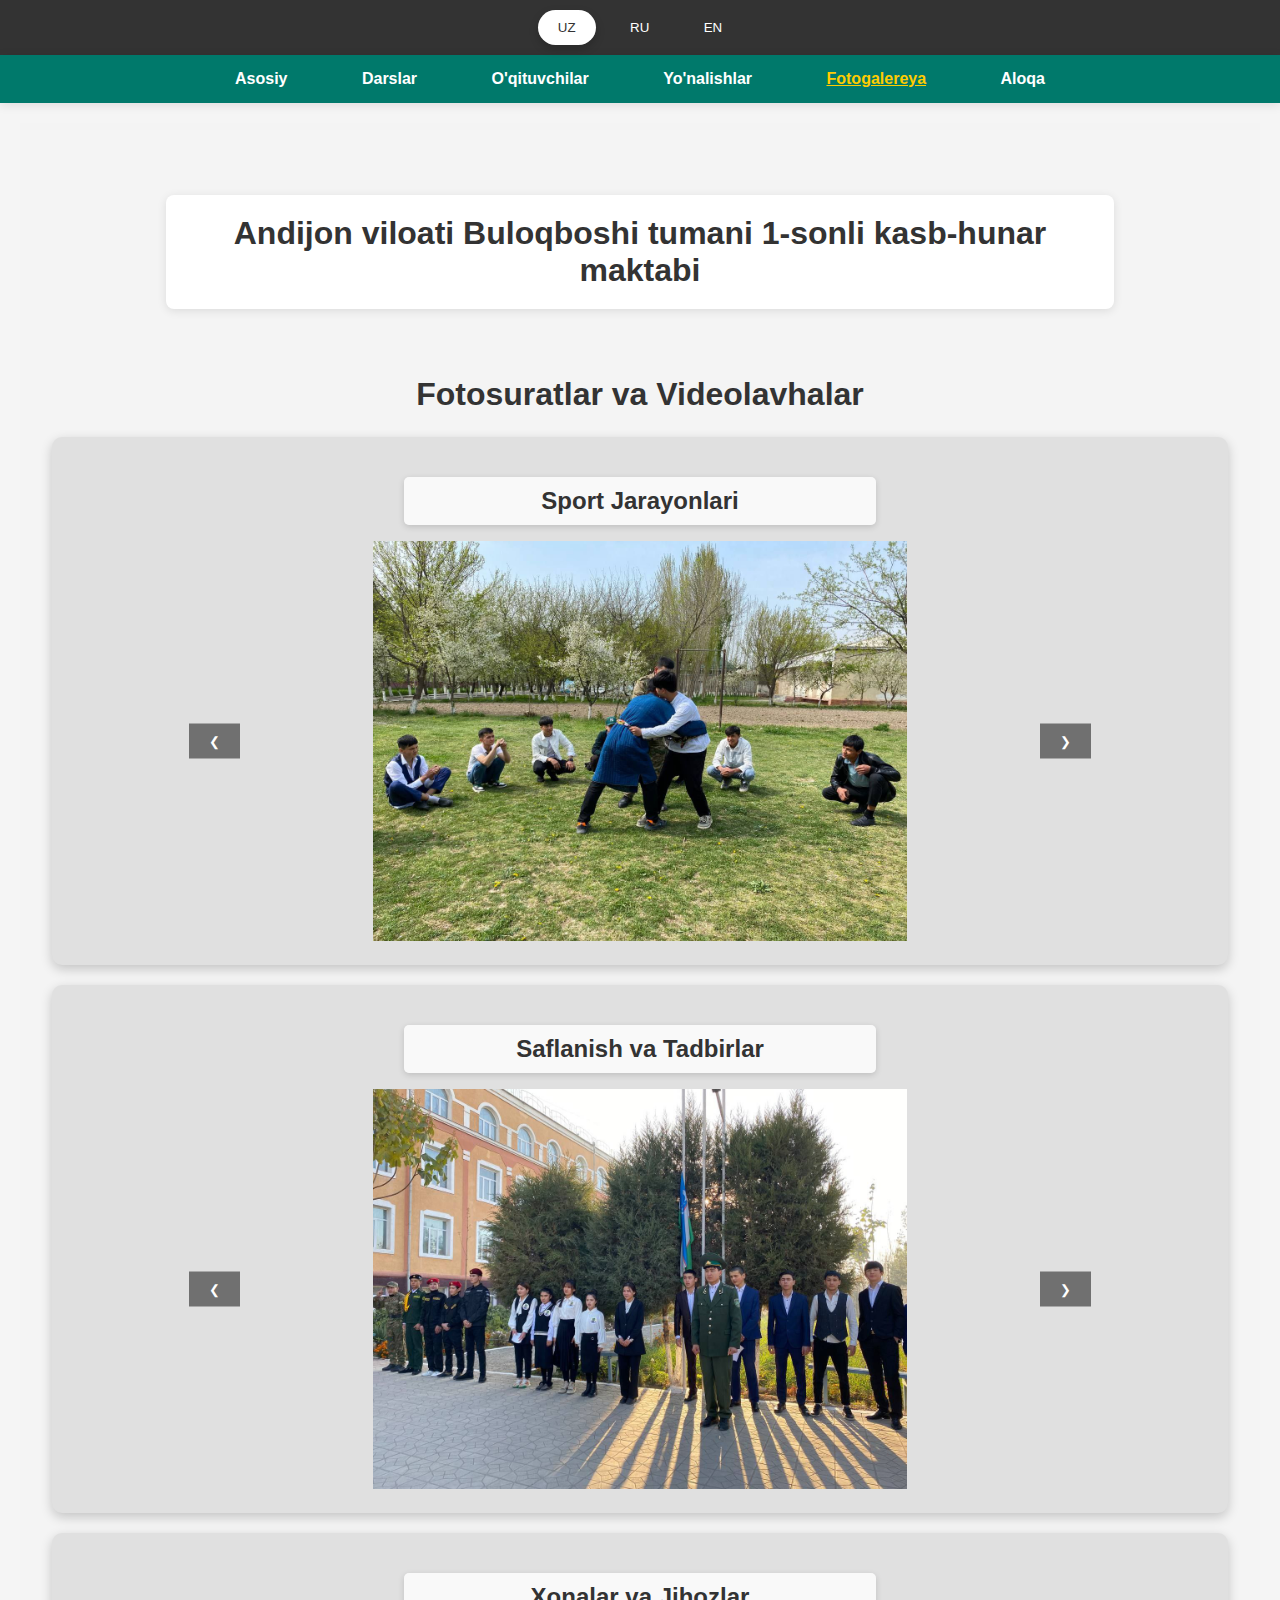
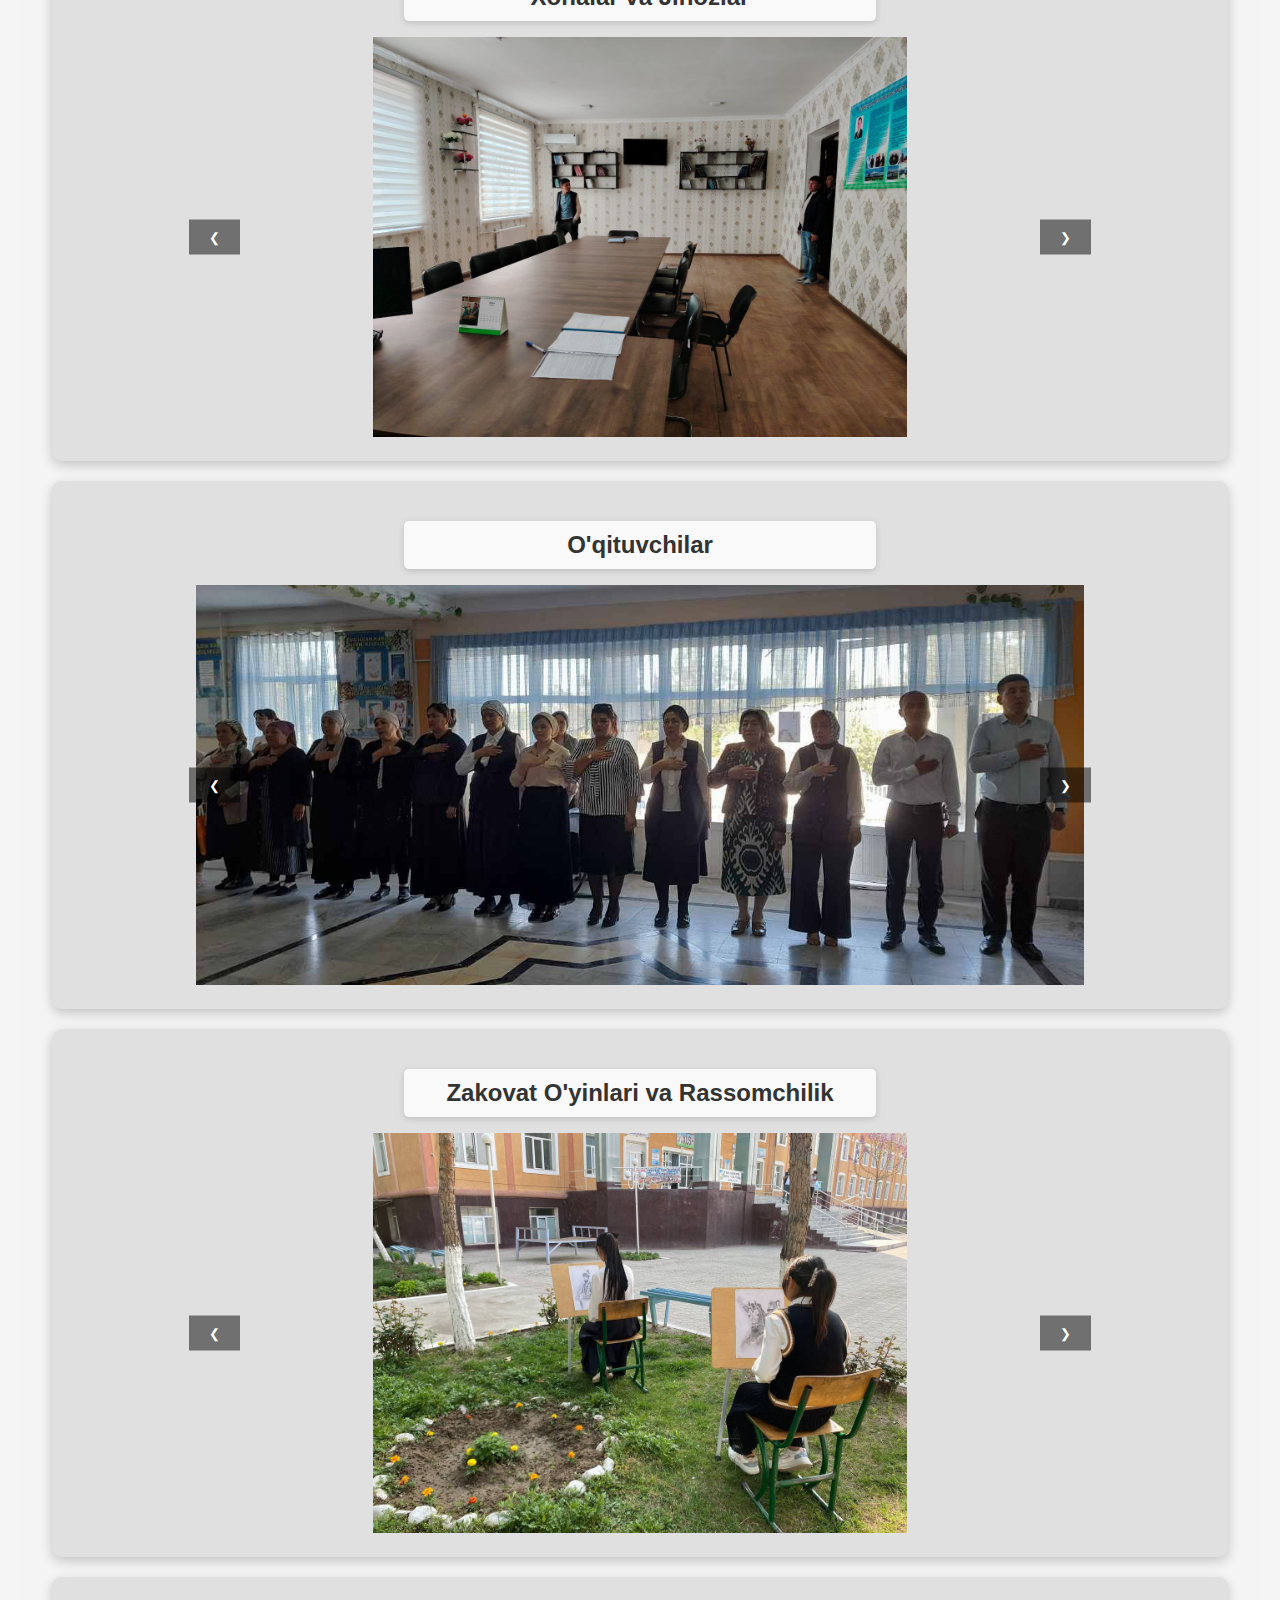
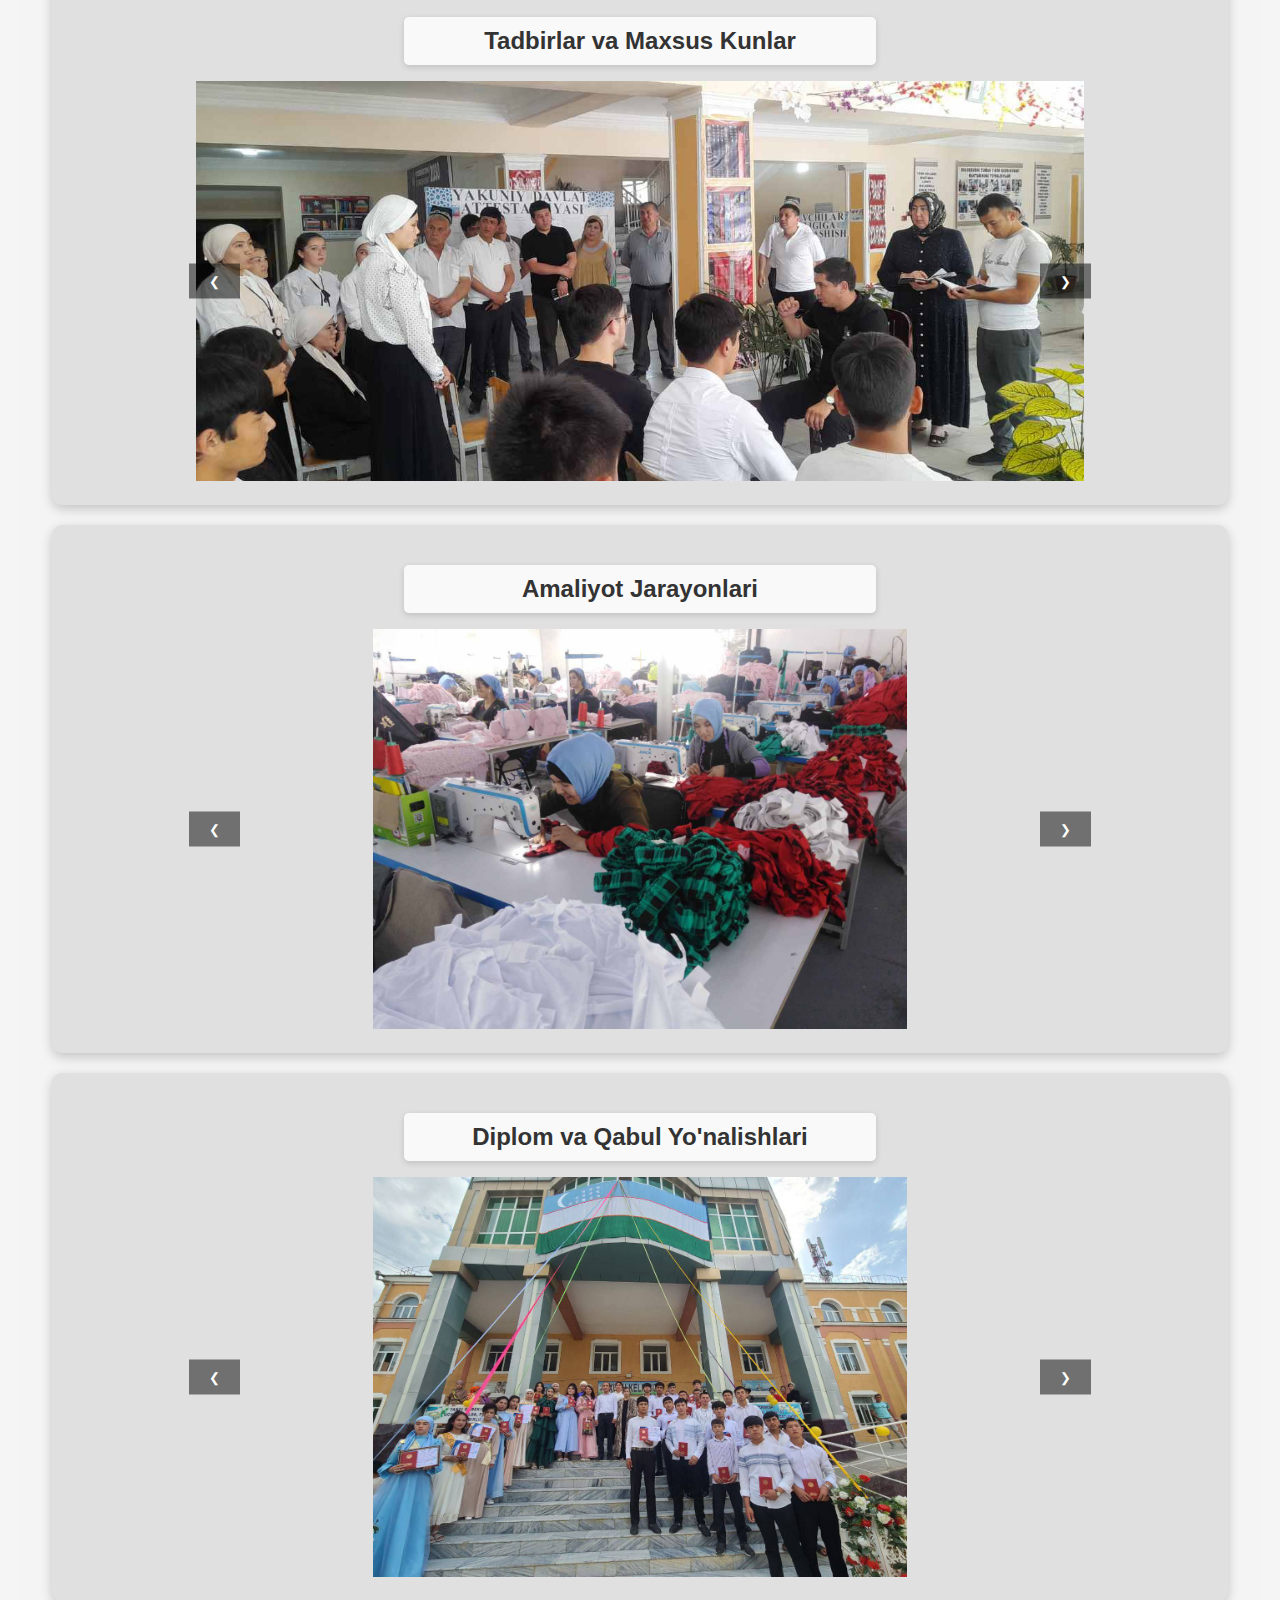
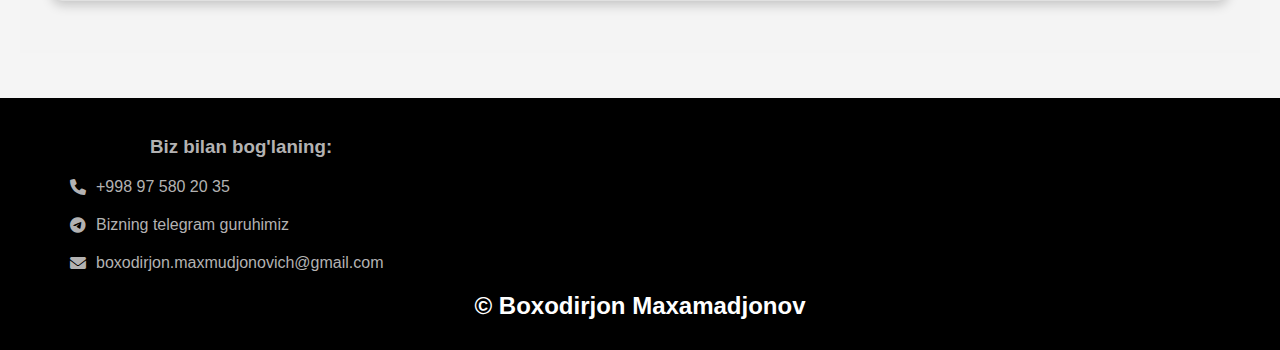
<file: photoes.html>
<!DOCTYPE html>
<html lang="en">
<head>
    <meta charset="UTF-8">
    <meta name="viewport" content="width=device-width, initial-scale=1.0">
    <title>Document</title>
    <link rel="stylesheet" href="css/footer.css">
    <link rel="stylesheet" href="css/image.css">
    <link rel="stylesheet" href="css/translate.css">
    <link rel="stylesheet" href="https://cdnjs.cloudflare.com/ajax/libs/font-awesome/6.0.0-beta3/css/all.min.css">

</head>
<body>
    <header class="til">
        <div class="language-switcher">
            <button class="language-button active" data-lang="uz" onclick="changeLanguage('uz')">UZ</button>
            <button class="language-button" data-lang="ru" onclick="changeLanguage('ru')">RU</button>
            <button class="language-button" data-lang="en" onclick="changeLanguage('en')">EN</button>
        </div>
    </header>
    <nav class="main-nav">
        <ul>
            <li><a href="index.html" data-uz="Asosiy" data-ru="Главная" data-en="Main">Asosiy</a></li>
            <li><a href="lessons.html" data-uz="Darslar" data-ru="Уроки" data-en="Lessons">Darslar</a></li>
            <li><a href="teachers.html" data-uz="O'qituvchilar" data-ru="Учителя" data-en="Teachers">O'qituvchilar</a></li>
            <li><a href="directions.html" data-uz="Yo'nalishlar" data-ru="Направления" data-en="Directions">Yo'nalishlar</a></li>
            <li><a href="photoes.html" data-uz="Fotogalereya" data-ru="Фотогалерея" data-en="Photo Gallery">Fotogalereya</a></li>
            <li><a href="aloqa.html" data-uz="Aloqa" data-ru="Контакты" data-en="Contact">Aloqa</a></li>
        </ul>
    </nav>
  
    <div id="photos-videos" class="section">
        <!-- Fotosuratlar va videolavhalar bo'limi uchun ma'lumotlar -->
        <div class="media-gallery">
            <div id="main" class="section">
                <div class="asos">
                    <h1 class="title" 
                        data-uz="Andijon viloati Buloqboshi tumani 1-sonli kasb-hunar maktabi" 
                        data-ru="Андижанская область, район Булокбоши Профессиональная школа №1" 
                        data-en="Andijan Region, Buloqboshi District Vocational School No. 1" 
                        style="align-items: center;">
                        Andijon viloati Buloqboshi tumani <br> 1-sonli kasb-hunar maktabi
                    </h1>
                </div>
            </div>
            <h2 data-uz="Fotosuratlar va Videolavhalar" 
                data-ru="Фотографии и видеозаписи" 
                data-en="Photos and Videos">Fotosuratlar va Videolavhalar</h2>                     
            <div class="gallery-section">
                <h3 data-uz="Sport Jarayonlari" 
                    data-ru="Спортивные процессы" 
                    data-en="Sports Processes">Sport Jarayonlari</h3>
                <div class="slider-container">
                    <button class="nav-btn prev-btn">&#10094;</button>
                    <div class="image-container1">
                        <img src="images/sport6.jpg" alt="Sport Image 1" class="slider-image active">
                        <img src="images/sport5.jpg" alt="Sport Image 2" class="slider-image">
                        <img src="images/sport3.jpg" alt="Sport Image 3" class="slider-image">
                        <img src="images/sport4.jpg" alt="Sport Image 4" class="slider-image">
                        <img src="videos/sport1.jpg" alt="Sport Image 5" class="slider-image">
                        <img src="images/sport2.jpg" alt="Sport Image 6" class="slider-image">
                        <img src="images/sport7.jpg" alt="Sport Image 7" class="slider-image">
                        <img src="images/sport8.jpg" alt="Sport Image 8" class="slider-image">
                    </div>
                    <button class="nav-btn next-btn">&#10095;</button>
                </div>
            </div>
    
            <div class="gallery-section">
                <h3 data-uz="Saﬂanish va Tadbirlar" 
                    data-ru="Отборочные мероприятия" 
                    data-en="Selection and Events">Saﬂanish va Tadbirlar</h3>
                <div class="slider-container">
                    <button class="nav-btn prev-btn">&#10094;</button>
                    <div class="image-container1">
                        <img src="images/saf1.jpg" alt="Event Image 1" class="slider-image active">
                        <img src="images/saf2.jpg" alt="Event Image 2" class="slider-image">
                        <img src="images/saf3.jpg" alt="Event Image 3" class="slider-image">
                        <img src="images/saf4.jpg" alt="Event Image 4" class="slider-image">
                        <img src="images/saf5.jpg" alt="Event Image 5" class="slider-image">
                        <img src="images/saf6.jpg" alt="Event Image 6" class="slider-image">
                        <img src="images/saf7.jpg" alt="Event Image 7" class="slider-image">
                        <img src="images/saf8.jpg" alt="Event Image 8" class="slider-image">
                    </div>
                    <button class="nav-btn next-btn">&#10095;</button>
                </div>
            </div>
            
            <div class="gallery-section">
                <h3 data-uz="Xonalar va Jihozlar" 
                    data-ru="Комнаты и оборудование" 
                    data-en="Rooms and Equipment">Xonalar va Jihozlar</h3>
                <div class="slider-container">
                    <button class="nav-btn prev-btn">&#10094;</button>
                    <div class="image-container1">
                        <img src="images/xona1.jpg" alt="Room Image 1" class="slider-image active">
                        <img src="images/xona2.jpg" alt="Room Image 2" class="slider-image">
                        <img src="images/xona3.jpg" alt="Room Image 3" class="slider-image">
                        <img src="images/xona4.jpg" alt="Room Image 4" class="slider-image">
                        <img src="images/xona5.jpg" alt="Room Image 5" class="slider-image">
                        <img src="images/xona6.jpg" alt="Room Image 6" class="slider-image">
                        <img src="images/xona7.jpg" alt="Room Image 7" class="slider-image">
                        <img src="images/xona8.jpg" alt="Room Image 8" class="slider-image">
                    </div>
                    <button class="nav-btn next-btn">&#10095;</button>
                </div>
            </div>
            
            <div class="gallery-section">
                <h3 data-uz="O'qituvchilar" 
                    data-ru="Учителя" 
                    data-en="Teachers">O'qituvchilar</h3>
                <div class="slider-container">
                    <button class="nav-btn prev-btn">&#10094;</button>
                    <div class="image-container1">
                        <img src="images/oqi1.jpg" alt="Competition Image 1" class="slider-image active">
                        <img src="images/oqi2.jpg" alt="Competition Image 2" class="slider-image">
                        <img src="images/oqi3.jpg" alt="Competition Image 3" class="slider-image">
                        <img src="images/oqi4.jpg" alt="Competition Image 4" class="slider-image">
                    </div>
                    <button class="nav-btn next-btn">&#10095;</button>
                </div>
            </div>
            
            <div class="gallery-section">
                <h3 data-uz="Zakovat O'yinlari va Rassomchilik" 
                    data-ru="Игры на ум и рисование" 
                    data-en="Mind Games and Painting">Zakovat O'yinlari va Rassomchilik</h3>
                <div class="slider-container">
                    <button class="nav-btn prev-btn">&#10094;</button>
                    <div class="image-container1">
                        <img src="images/zak1.jpg" alt="Competition Image 1" class="slider-image active">
                        <img src="images/zak2.jpg" alt="Competition Image 2" class="slider-image">
                        <img src="images/zak3.jpg" alt="Competition Image 3" class="slider-image">
                        <img src="images/zak4.jpg" alt="Competition Image 4" class="slider-image">
                        <img src="images/zak5.jpg" alt="Competition Image 5" class="slider-image">
                        <img src="images/zak7.jpg" alt="Competition Image 6" class="slider-image">
                        <img src="images/zak8.jpg" alt="Competition Image 7" class="slider-image">
                        <img src="images/zak9.jpg" alt="Competition Image 8" class="slider-image">
                        <img src="images/zak10.jpg" alt="Competition Image 9" class="slider-image">
                    </div>
                    <button class="nav-btn next-btn">&#10095;</button>
                </div>
            </div>
            
            <div class="gallery-section">
                <h3 data-uz="Tadbirlar va Maxsus Kunlar" 
                    data-ru="Мероприятия и специальные дни" 
                    data-en="Events and Special Days">Tadbirlar va Maxsus Kunlar</h3>
                <div class="slider-container">
                    <button class="nav-btn prev-btn">&#10094;</button>
                    <div class="image-container1">
                        <img src="images/tad1.jpg" alt="Special Event Image 1" class="slider-image active">
                        <img src="images/tad2.jpg" alt="Special Event Image 2" class="slider-image">
                        <img src="images/tad3.jpg" alt="Special Event Image 3" class="slider-image">
                        <img src="images/tad4.jpg" alt="Special Event Image 4" class="slider-image">
                        <img src="images/tad5.jpg" alt="Special Event Image 5" class="slider-image">
                        <img src="images/tad6.jpg" alt="Special Event Image 6" class="slider-image">
                        <img src="images/tad7.jpg" alt="Special Event Image 7" class="slider-image">
                        <img src="images/tad8.jpg" alt="Special Event Image 8" class="slider-image">
                        <img src="images/tad9.jpg" alt="Special Event Image 9" class="slider-image">
                        <img src="images/tad10.jpg" alt="Special Event Image 10" class="slider-image"> 
                        <img src="images/tad11.jpg" alt="Special Event Image 11" class="slider-image">
                        <img src="images/tad12.jpg" alt="Special Event Image 12" class="slider-image">
                        <img src="images/tad13.jpg" alt="Special Event Image 13" class="slider-image">
                    </div>
                    <button class="nav-btn next-btn">&#10095;</button>
                </div>
            </div>
            
            <div class="gallery-section">
                <h3 data-uz="Amaliyot Jarayonlari" 
                    data-ru="Процессы практики" 
                    data-en="Practical Processes">Amaliyot Jarayonlari</h3>
                <div class="slider-container">
                    <button class="nav-btn prev-btn">&#10094;</button>
                    <div class="image-container1">
                        <img src="images/amal1.jpg" alt="Sewing Practice 1" class="slider-image active">
                        <img src="images/amal2.jpg" alt="Sewing Practice 2" class="slider-image">
                        <img src="images/amal3.jpg" alt="Welding Practice 1" class="slider-image">
                        <img src="images/amal4.jpg" alt="Welding Practice 2" class="slider-image">
                        <img src="images/amal5.jpg" alt="Welding Practice 3" class="slider-image">
                    </div>
                    <button class="nav-btn next-btn">&#10095;</button>
                </div>
            </div>
            
            <div class="gallery-section">
                <h3 data-uz="Diplom va Qabul Yo'nalishlari" 
                    data-ru="Дипломы и направления приема" 
                    data-en="Diplomas and Admission Directions">Diplom va Qabul Yo'nalishlari</h3>
                <div class="slider-container">
                    <button class="nav-btn prev-btn">&#10094;</button>
                    <div class="image-container1">
                        <img src="images/dip1.jpg" alt="Diploma Image 1" class="slider-image active">
                        <img src="images/dip2.jpg" alt="Diploma Image 2" class="slider-image">
                    </div>
                    <button class="nav-btn next-btn">&#10095;</button>
                </div>
            </div>
        </div>
    </div>
    

    <footer id="contact" class="footer">
        <div class="container">
          <div class="networking">
            <h3 data-uz="Biz bilan bog'laning:" data-ru="Свяжитесь с нами:" data-en="Contact Us:">Biz bilan bog'laning:</h3>
          </div>
          <div class="contact-info">
            <ul>
              <li>
                <a href="tel:+998975802035" class="phone" onclick="makeCall('+998975802035')">
                    <i class="fa-solid fa-phone"></i> <span>+998 97 580 20 35</span>
                </a>
              </li>
              <li>
                <a href="https://t.me/buloqboshi_kasb_hunar_maktabi" class="telegram" onclick="openTelegram('buloqboshi_kasb_hunar_maktabi')">
                    <i class="fa-brands fa-telegram"></i><span data-uz="Bizning telegram guruhimiz" data-ru="Наша группа в Telegram" data-en="Our Telegram Group"> Bizning telegram guruhimiz</span>
                </a>
              </li>
              <li>
                <a href="mailto:boxodirjon.maxmudjonovich@gmail.com" class="email" onclick="sendEmail('boxodirjon.maxmudjonovich@gmail.com')">
                    <i class="fa-solid fa-envelope"></i> <span>boxodirjon.maxmudjonovich@gmail.com</span>
                </a>
              </li>
            </ul>
          </div>
          <div class="contact-owner">
            <h3>&copy; Boxodirjon Maxamadjonov</h3>
          </div>
        </div>
    </footer>


    <script src="js/script.js"></script>
    <script src="js/translate.js"></script>
    <script src="js/image.js"></script>
</body>
</html>
</file>
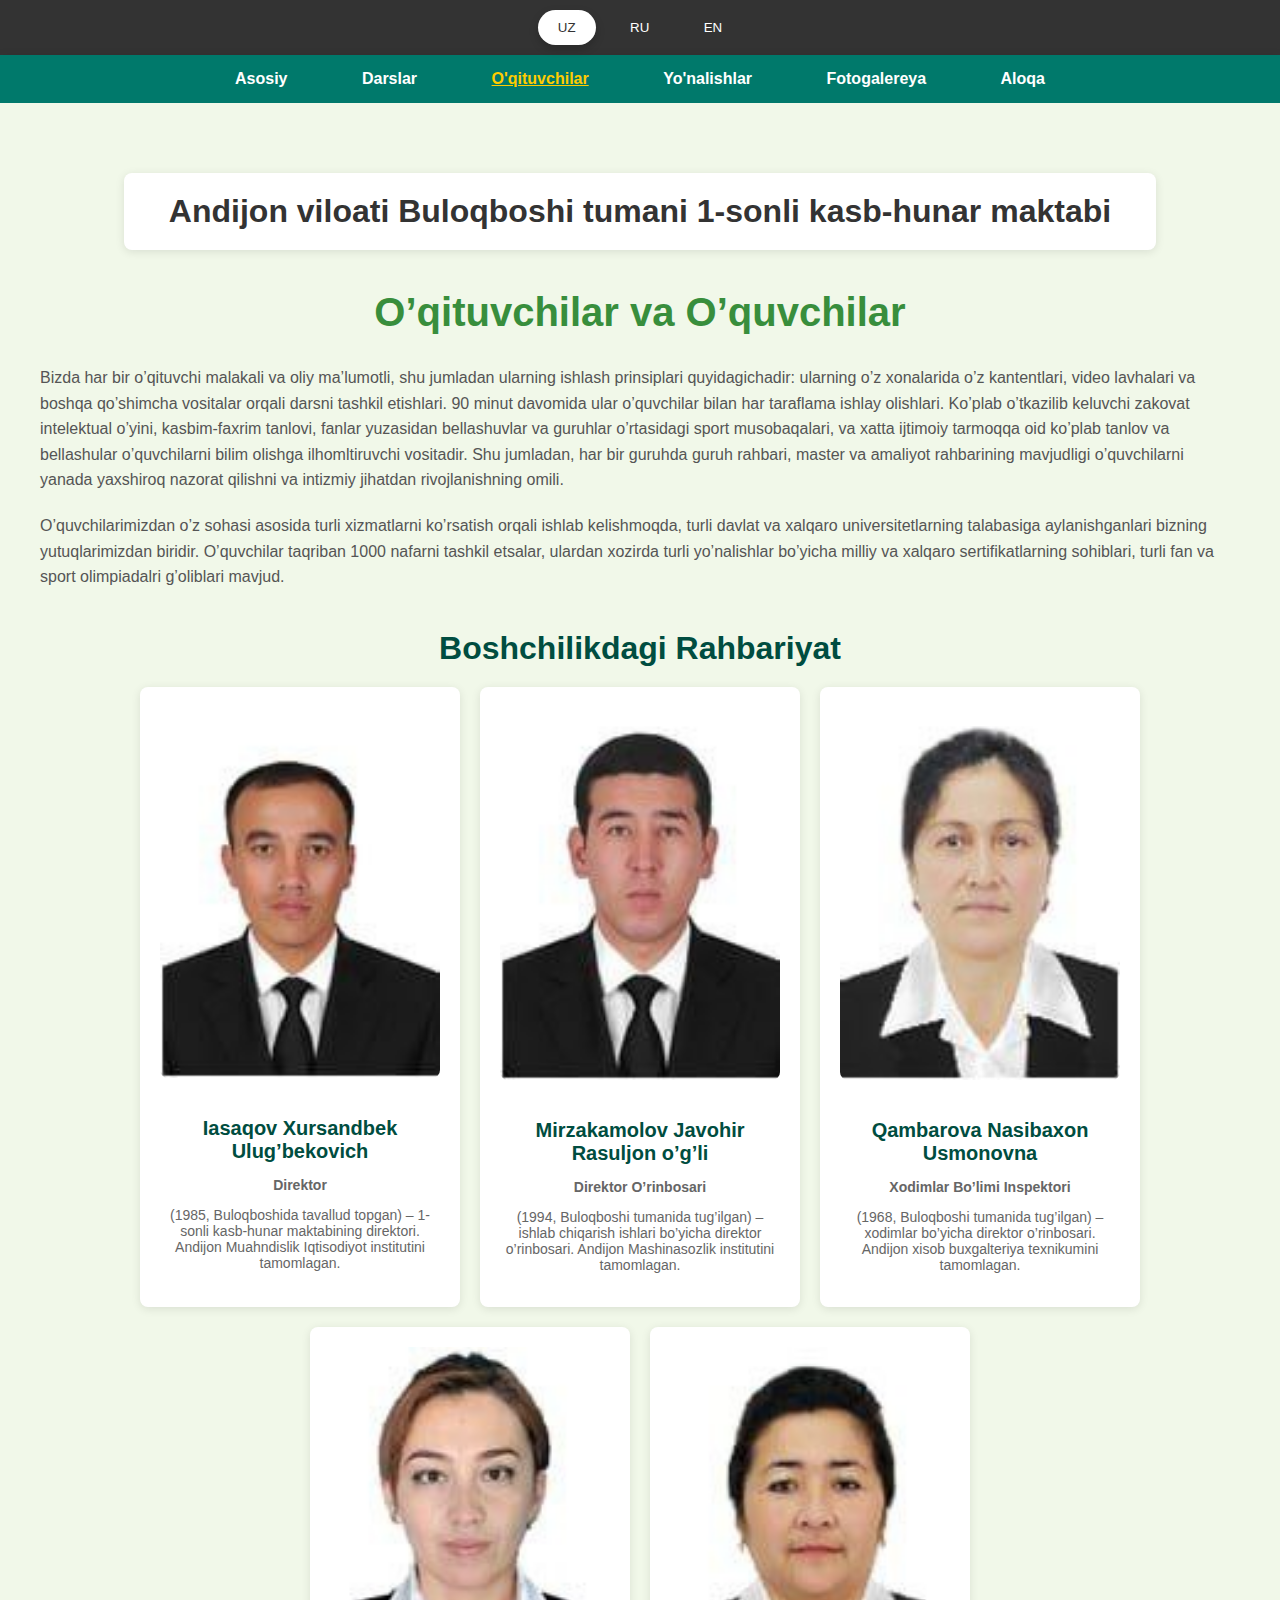
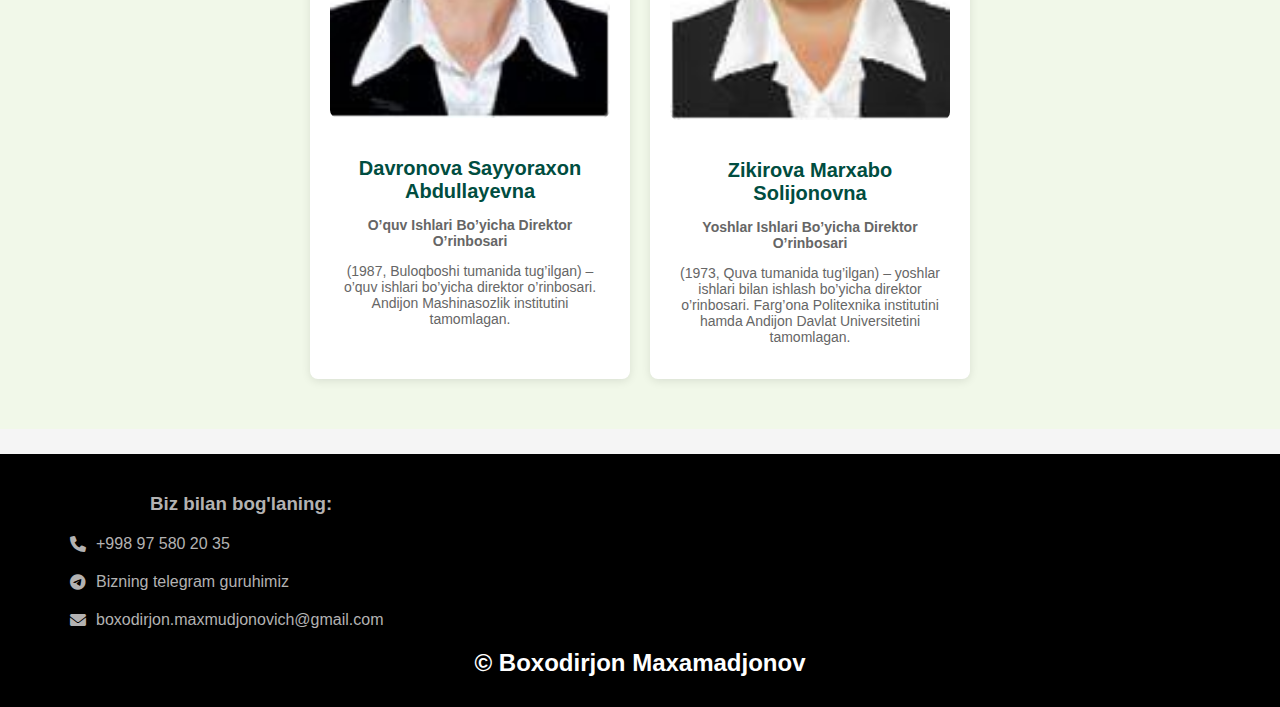
<file: teachers.html>
<!DOCTYPE html>
<html lang="en">
<head>
    <meta charset="UTF-8">
    <meta name="viewport" content="width=device-width, initial-scale=1.0">
    <title>Document</title>
    <link rel="stylesheet" href="css/teacher.css">
    <link rel="stylesheet" href="css/footer.css">
    <link rel="stylesheet" href="css/translate.css">
    <link rel="stylesheet" href="https://cdnjs.cloudflare.com/ajax/libs/font-awesome/6.0.0-beta3/css/all.min.css">

</head>
<body> 
    <header class="til">
        <div class="language-switcher">
            <button class="language-button active" data-lang="uz" onclick="changeLanguage('uz')">UZ</button>
            <button class="language-button" data-lang="ru" onclick="changeLanguage('ru')">RU</button>
            <button class="language-button" data-lang="en" onclick="changeLanguage('en')">EN</button>
        </div>
    </header>
    <nav class="main-nav">
        <ul>
            <li><a href="index.html" data-uz="Asosiy" data-ru="Главная" data-en="Main">Asosiy</a></li>
            <li><a href="lessons.html" data-uz="Darslar" data-ru="Уроки" data-en="Lessons">Darslar</a></li>
            <li><a href="teachers.html" data-uz="O'qituvchilar" data-ru="Учителя" data-en="Teachers">O'qituvchilar</a></li>
            <li><a href="directions.html" data-uz="Yo'nalishlar" data-ru="Направления" data-en="Directions">Yo'nalishlar</a></li>
            <li><a href="photoes.html" data-uz="Fotogalereya" data-ru="Фотогалерея" data-en="Photo Gallery">Fotogalereya</a></li>
            <li><a href="aloqa.html" data-uz="Aloqa" data-ru="Контакты" data-en="Contact">Aloqa</a></li>
        </ul>
    </nav>


    <div id="teachers-students" class="section">
        <!-- O'qituvchilar va o'quvchilar bo'limi uchun ma'lumotlar -->
        <div class="teachers-students1">
            <div id="main" class="section">
                <div class="asos">
                    <h1 class="title" 
                        data-uz="Andijon viloati Buloqboshi tumani 1-sonli kasb-hunar maktabi" 
                        data-ru="Андижанская область, район Булокбоши Профессиональная школа №1" 
                        data-en="Andijan Region, Buloqboshi District Vocational School No. 1" 
                        style="align-items: center;">
                        Andijon viloati Buloqboshi tumani <br> 1-sonli kasb-hunar maktabi
                    </h1>
                </div>
            </div>
            <div class="container">
                <h3 
                    data-uz="O’qituvchilar va O’quvchilar" 
                    data-ru="Учителя и ученики" 
                    data-en="Teachers and Students">
                    O’qituvchilar va O’quvchilar
                </h3>
                <div class="overview">
                    <p 
                        data-uz="Bizda har bir o’qituvchi malakali va oliy ma’lumotli, shu jumladan ularning ishlash prinsiplari quyidagichadir: ularning o’z xonalarida o’z kantentlari, video lavhalari va boshqa qo’shimcha vositalar orqali darsni tashkil etishlari. 90 minut davomida ular o’quvchilar bilan har taraflama ishlay olishlari. Ko’plab o’tkazilib keluvchi zakovat intelektual o’yini, kasbim-faxrim tanlovi, fanlar yuzasidan bellashuvlar va guruhlar o’rtasidagi sport musobaqalari, va xatta ijtimoiy tarmoqqa oid ko’plab tanlov va bellashular o’quvchilarni bilim olishga ilhomltiruvchi vositadir. Shu jumladan, har bir guruhda guruh rahbari, master va amaliyot rahbarining mavjudligi o’quvchilarni yanada yaxshiroq nazorat qilishni va intizmiy jihatdan rivojlanishning omili."
                        data-ru="У нас каждый учитель квалифицированный и с высшим образованием, в том числе их принципы работы следующие: они организуют уроки в своих кабинетах с помощью своих материалов, видеороликов и других дополнительных средств. В течение 90 минут они могут всесторонне работать с учениками. Множество интеллектуальных игр, конкурсов по профессии, соревнований по предметам и спортивных соревнований между группами, а также различные конкурсы и соревнования в социальных сетях являются вдохновляющими средствами для учеников. Кроме того, наличие классного руководителя, мастера и наставника в каждой группе является фактором для более тщательного контроля за учениками и их дисциплинарным развитием."
                        data-en="Every teacher we have is qualified and has higher education, including their principles of work: they organize lessons in their classrooms using their materials, video clips, and other additional tools. For 90 minutes, they can work comprehensively with students. Numerous intellectual games, vocational pride competitions, subject competitions, and sports competitions between groups, as well as various contests and competitions related to social networks, serve as inspiring means for students. Additionally, the presence of a class leader, master, and practice supervisor in each group is a factor for better monitoring of students and their disciplinary development.">
                        Bizda har bir o’qituvchi malakali va oliy ma’lumotli, shu jumladan ularning ishlash prinsiplari quyidagichadir: ularning o’z xonalarida o’z kantentlari, video lavhalari va boshqa qo’shimcha vositalar orqali darsni tashkil etishlari. 90 minut davomida ular o’quvchilar bilan har taraflama ishlay olishlari. Ko’plab o’tkazilib keluvchi zakovat intelektual o’yini, kasbim-faxrim tanlovi, fanlar yuzasidan bellashuvlar va guruhlar o’rtasidagi sport musobaqalari, va xatta ijtimoiy tarmoqqa oid ko’plab tanlov va bellashular o’quvchilarni bilim olishga ilhomltiruvchi vositadir. Shu jumladan, har bir guruhda guruh rahbari, master va amaliyot rahbarining mavjudligi o’quvchilarni yanada yaxshiroq nazorat qilishni va intizmiy jihatdan rivojlanishning omili.
                    </p>
                    <p 
                        data-uz="O’quvchilarimizdan o’z sohasi asosida turli xizmatlarni ko’rsatish orqali ishlab kelishmoqda, turli davlat va xalqaro universitetlarning talabasiga aylanishganlari bizning yutuqlarimizdan biridir. O’quvchilar taqriban 1000 nafarni tashkil etsalar, ulardan xozirda turli yo’nalishlar bo’yicha milliy va xalqaro sertifikatlarning sohiblari, turli fan va sport olimpiadalri g’oliblari mavjud."
                        data-ru="Наши студенты предоставляют различные услуги на основе своей специальности, и их превращение в студентов различных государственных и международных университетов — одно из наших достижений. Учеников примерно 1000, из которых на данный момент есть обладатели национальных и международных сертификатов по различным направлениям, а также победители различных олимпиад по предметам и спорту."
                        data-en="Our students provide various services based on their field, and their transformation into students of various state and international universities is one of our achievements. The students number around 1000, of which there are currently holders of national and international certificates in various fields, as well as winners of various subject and sports olympiads.">
                        O’quvchilarimizdan o’z sohasi asosida turli xizmatlarni ko’rsatish orqali ishlab kelishmoqda, turli davlat va xalqaro universitetlarning talabasiga aylanishganlari bizning yutuqlarimizdan biridir. O’quvchilar taqriban 1000 nafarni tashkil etsalar, ulardan xozirda turli yo’nalishlar bo’yicha milliy va xalqaro sertifikatlarning sohiblari, turli fan va sport olimpiadalri g’oliblari mavjud.
                    </p>
                </div>
                <div class="team">
                    <h2 
                        data-uz="Boshchilikdagi Rahbariyat" 
                        data-ru="Руководство" 
                        data-en="Management">
                        Boshchilikdagi Rahbariyat
                    </h2>
                    <div class="team-members">
                        <div class="team-member">
                            <img src="images/director.jpg" alt="Iasaqov Xursandbek Ulug’bekovich">
                            <div class="member-info">
                                <h3 
                                    data-uz="Iasaqov Xursandbek Ulug’bekovich" 
                                    data-ru="Исааков Хурсандбек Улукбекович" 
                                    data-en="Iasaqov Xursandbek Ulug’bekovich">
                                    Iasaqov Xursandbek Ulug’bekovich
                                </h3>
                                <p><strong 
                                    data-uz="Direktor" 
                                    data-ru="Директор" 
                                    data-en="Director">Direktor</strong></p>
                                <p 
                                    data-uz="(1985, Buloqboshida tavallud topgan) – 1-sonli kasb-hunar maktabining direktori. Andijon Muahndislik Iqtisodiyot institutini tamomlagan." 
                                    data-ru="(1985, родился в Булокбоши) – директор профессиональной школы №1. Закончил Андижанский институт инженерной экономики." 
                                    data-en="(1985, born in Buloqboshi) – Director of Vocational School No. 1. Graduated from Andijan Institute of Engineering Economics.">
                                    (1985, Buloqboshida tavallud topgan) – 1-sonli kasb-hunar maktabining direktori. Andijon Muahndislik Iqtisodiyot institutini tamomlagan.
                                </p>
                            </div>
                        </div>
                        <div class="team-member">
                            <img src="images/javohir aka.jpg" alt="Mirzakamolov Javohir Rasuljon o’g’li">
                            <div class="member-info">
                                <h3 
                                    data-uz="Mirzakamolov Javohir Rasuljon o’g’li" 
                                    data-ru="Мирзакумолов Джавахир Расулжонович" 
                                    data-en="Mirzakamolov Javohir Rasuljon o’g’li">
                                    Mirzakamolov Javohir Rasuljon o’g’li
                                </h3>
                                <p><strong 
                                    data-uz="Direktor O’rinbosari" 
                                    data-ru="Заместитель директора" 
                                    data-en="Deputy Director">Direktor O’rinbosari</strong></p>
                                <p 
                                    data-uz="(1994, Buloqboshi tumanida tug’ilgan) – ishlab chiqarish ishlari bo’yicha direktor o’rinbosari. Andijon Mashinasozlik institutini tamomlagan." 
                                    data-ru="(1994, родился в районе Булокбоши) – заместитель директора по производственным работам. Закончил Андижанский машиностроительный институт." 
                                    data-en="(1994, born in Buloqboshi District) – Deputy Director for Production Work. Graduated from Andijan Machine Engineering Institute.">
                                    (1994, Buloqboshi tumanida tug’ilgan) – ishlab chiqarish ishlari bo’yicha direktor o’rinbosari. Andijon Mashinasozlik institutini tamomlagan.
                                </p>
                            </div>
                        </div>
                        <div class="team-member">
                            <img src="images/1968.jpg" alt="Qambarova Nasibaxon Usmonovna">
                            <div class="member-info">
                                <h3 
                                    data-uz="Qambarova Nasibaxon Usmonovna" 
                                    data-ru="Камбарова Насибаходжон Усмановна" 
                                    data-en="Qambarova Nasibaxon Usmonovna">
                                    Qambarova Nasibaxon Usmonovna
                                </h3>
                                <p><strong 
                                    data-uz="Xodimlar Bo’limi Inspektori" 
                                    data-ru="Инспектор отдела кадров" 
                                    data-en="HR Inspector">Xodimlar Bo’limi Inspektori</strong></p>
                                <p 
                                    data-uz="(1968, Buloqboshi tumanida tug’ilgan) – xodimlar bo’yicha direktor o’rinbosari. Andijon xisob buxgalteriya texnikumini tamomlagan." 
                                    data-ru="(1968, родилась в районе Булокбоши) – заместитель директора по работе с кадрами. Закончил Андижанский техникум бухгалтерского учета." 
                                    data-en="(1968, born in Buloqboshi District) – Deputy Director for HR. Graduated from Andijan Accounting Technical School.">
                                    (1968, Buloqboshi tumanida tug’ilgan) – xodimlar bo’yicha direktor o’rinbosari. Andijon xisob buxgalteriya texnikumini tamomlagan.
                                </p>
                            </div>
                        </div>
                        <div class="team-member">
                            <img src="images/sayyora.jpg" alt="Davronova Sayyoraxon Abdullayevna">
                            <div class="member-info">
                                <h3 
                                    data-uz="Davronova Sayyoraxon Abdullayevna" 
                                    data-ru="Давронова Сайёрахон Абдуллаевна" 
                                    data-en="Davronova Sayyoraxon Abdullayevna">
                                    Davronova Sayyoraxon Abdullayevna
                                </h3>
                                <p><strong 
                                    data-uz="O’quv Ishlari Bo’yicha Direktor O’rinbosari" 
                                    data-ru="Заместитель директора по учебной работе" 
                                    data-en="Deputy Director for Educational Work">O’quv Ishlari Bo’yicha Direktor O’rinbosari</strong></p>
                                <p 
                                    data-uz="(1987, Buloqboshi tumanida tug’ilgan) – o’quv ishlari bo’yicha direktor o’rinbosari. Andijon Mashinasozlik institutini tamomlagan." 
                                    data-ru="(1987, родилась в районе Булокбоши) – заместитель директора по учебной работе. Закончила Андижанский машиностроительный институт." 
                                    data-en="(1987, born in Buloqboshi District) – Deputy Director for Educational Work. Graduated from Andijan Machine Engineering Institute.">
                                    (1987, Buloqboshi tumanida tug’ilgan) – o’quv ishlari bo’yicha direktor o’rinbosari. Andijon Mashinasozlik institutini tamomlagan.
                                </p>
                            </div>
                        </div>
                        <div class="team-member">
                            <img src="images/1973.jpg" alt="Zikirova Marxabo Solijonovna">
                            <div class="member-info">
                                <h3 
                                    data-uz="Zikirova Marxabo Solijonovna" 
                                    data-ru="Зикирова Мархабо Солиджоновна" 
                                    data-en="Zikirova Marxabo Solijonovna">
                                    Zikirova Marxabo Solijonovna
                                </h3>
                                <p><strong 
                                    data-uz="Yoshlar Ishlari Bo’yicha Direktor O’rinbosari" 
                                    data-ru="Заместитель директора по работе с молодежью" 
                                    data-en="Deputy Director for Youth Affairs">Yoshlar Ishlari Bo’yicha Direktor O’rinbosari</strong></p>
                                <p 
                                    data-uz="(1973, Quva tumanida tug’ilgan) – yoshlar ishlari bilan ishlash bo’yicha direktor o’rinbosari. Farg’ona Politexnika institutini hamda Andijon Davlat Universitetini tamomlagan." 
                                    data-ru="(1973, родилась в районе Кува) – заместитель директора по работе с молодежью. Закончила Ферганский политехнический институт и Андижанский государственный университет." 
                                    data-en="(1973, born in Quva District) – Deputy Director for Youth Affairs. Graduated from Fergana Polytechnic Institute and Andijan State University.">
                                    (1973, Quva tumanida tug’ilgan) – yoshlar ishlari bilan ishlash bo’yicha direktor o’rinbosari. Farg’ona Politexnika institutini hamda Andijon Davlat Universitetini tamomlagan.
                                </p>
                            </div>
                        </div>
                    </div>
                </div>
            </div>
        </div>
    </div>
    

    <footer id="contact" class="footer">
        <div class="container">
          <div class="networking">
            <h3 data-uz="Biz bilan bog'laning:" data-ru="Свяжитесь с нами:" data-en="Contact Us:">Biz bilan bog'laning:</h3>
          </div>
          <div class="contact-info">
            <ul>
              <li>
                <a href="tel:+998975802035" class="phone" onclick="makeCall('+998975802035')">
                    <i class="fa-solid fa-phone"></i> <span>+998 97 580 20 35</span>
                </a>
              </li>
              <li>
                <a href="https://t.me/buloqboshi_kasb_hunar_maktabi" class="telegram" onclick="openTelegram('buloqboshi_kasb_hunar_maktabi')">
                    <i class="fa-brands fa-telegram"></i><span data-uz="Bizning telegram guruhimiz" data-ru="Наша группа в Telegram" data-en="Our Telegram Group"> Bizning telegram guruhimiz</span>
                </a>
              </li>
              <li>
                <a href="mailto:boxodirjon.maxmudjonovich@gmail.com" class="email" onclick="sendEmail('boxodirjon.maxmudjonovich@gmail.com')">
                    <i class="fa-solid fa-envelope"></i> <span>boxodirjon.maxmudjonovich@gmail.com</span>
                </a>
              </li>
            </ul>
          </div>
          <div class="contact-owner">
            <h3>&copy; Boxodirjon Maxamadjonov</h3>
          </div>
        </div>
    </footer>

    <script src="js/script.js"></script>
    <script src="js/translate.js"></script>
</body>
</html>
</file>
<file: css/footer.css>
/* Header */
.asos {
  display: flex;
  justify-content: center;
  align-items: center; /* O'rtaga joylashtirish uchun */
  padding: 20px;
  background-color: transparent; /* Oq fon */
  background-color: #ffffff;
  border-radius: 8px;
  box-shadow: 0 2px 10px rgba(0, 0, 0, 0.1);
  margin: 20px auto; /* O'rta va pastga joylashtirish */
  width: 80%;
}
  h1 {
    margin: 0 auto; /* Bu xususiyat elementni gorizontal o'rtada joylashtiradi */
    width: 100%; /* Elementni ekran kengligining 50% ga cheklash */
    text-align: center;
      
  }
  

  /* Contact */
.footer { 
    display: flex;
    flex-direction: column;
    position: relative; /* Footerni joylashtirish uchun zarur */
    padding: 20px 0;
    background-color: #000; /* Qora fon */
    color: #fff; /* Oq matn */
    text-align: center;
    margin-top: 25px; /* Bo'limlar va kontakt orasidagi bo'shliq */
    top: 0px; /* Footerning yuqori chegarasini 100px ga o'zgartirish. Siz bu qiymatni o'zgartirishingiz mumkin */
    transition: transform 0.5s ease; /* Effekt uchun o'tish animatsiyasi */
  }
  .footer.effect {
    transform: translateY(10px); /* Footerni 10px pastga siljitish */
  }
  .contact-info {
    display: flex;
    flex-direction: column;
    align-items: flex-start;
    padding-left: 20px;
    text-align: left; /* Kontakt ma'lumotlarini chapga joylashtirish */
    max-width: 800px;
    margin-left: 50px;
  }
  .networking{
    text-align: left;
  }
  .networking h3{
    color: #b3b2b2;
    margin-bottom: 20px;
    margin-left: 150px;
  
  }
  .contact-owner {
    text-align: center; /* Ismni markazlashtirish */
  }
  .contact-owner h3 {
    margin-bottom: 10px;
    margin-top: 20px; /* Ismni yuqori qismidan biroz pastga joylashtirish */
  }
  .contact-info ul{
    list-style: none;
    padding: 0;
    margin: 0;
    display: flex;
    flex-direction: column;
    gap: 20px;
  }
  .contact-info li{
    display: flex;
    align-items: center;
  }
  .contact-info a{
    text-decoration: none;
    color: #b3b2b2;
    display: flex;
    align-items: center;
    gap: 10px;
    transition:color 0.3 ease,transform 0.3 ease;
  }
  .contact-info a:hover{
    color: #e0dfdf; 
    transform: scale(1.05); 
  }
  .contact-info a text{
    transition:  text-decoration-color 0.3s ease;
  }
  .contact-info a:hover span {
    text-decoration: underline;
    text-decoration-color:#e0dfdf ;
  }
  .contact-info a i{
    text-decoration: none;
  }

  /* Qo'shimcha uslublar */
.section-item:nth-child(even) {
    background-color: #e0f2f7; /* Ikkinchi ustun uchun rang */
  }
  
  .section-item:nth-child(odd) {
    background-color: #e9f4ff; /* Birinchi ustun uchun rang */
  }
  
  .basic {
    display: flex;
    max-width: 1000px;
    margin: 0 auto;
    padding: 20px;
    border-radius: 10px;
    position: relative; /* Bu qatorni qo'shing */
  }
  
  .left-column {
    width: 50%; 
    background-color: #9a9fa2; 
    padding: 20px;
    border-radius: 10px 0 0 10px;
    margin-right: 50px;
    margin-left: 20px; 
  }
  
  .right-column {
    width: 40%; 
    background-color: #9a9fa2; 
    padding: 20px;
    border-radius: 0 10px 10px 0;
    margin-right: 20px; 
  }
  
  .left-column p,
  .right-column p {
    text-align: justify;
    line-height: 1.6;
  }
  
  .basic::before {
    content: "";
    position: relative; /* Bu qatorni o'zgartiring */
    top: 20px;
    bottom: 20px;
    left: 520px; 
    right: 320px; 
    background-color: #fff; 
  }
  .contact-owner {
    text-align: center; /* Ismni markazlashtirish */
  }
  .contact-owner h3 {
    margin-bottom: 10px;
    margin-top: 20px; /* Ismni yuqori qismidan biroz pastga joylashtirish */
  }
  

  .contact-owner h3 {
    font-size: 1.5rem; /* Asl o'lchov */
}

@media (max-width: 768px) {
    .contact-owner h3 {
        font-size: 1.3rem; /* Planshetda kattalashadi */
    }
    .contact-info i {
      font-size: 1em; /* Mayda ekranda belgilarni kattalashtirish */
  }
    .contact-info span {
      font-size: 1rem; /* Mayda ekranda belgilarni kattalashtirish */
  }
    .networking h3{
      font-size: 1.5rem; /* H3 kattalashishi */
}
}

@media (max-width: 480px) {
    .contact-owner h3 {
        font-size: 1.15rem; /* Planshetda kattalashadi */
    }
    .contact-info i {
      font-size: 0.9em; /* Mayda ekranda belgilarni kattalashtirish */
  }
    .contact-info span {
      font-size: 0.9rem; /* Mayda ekranda belgilarni kattalashtirish */
  }
    .networking h3{
      font-size: 1.15rem; /* H3 kattalashishi */
}
}
</file>
<file: css/translate.css>
body {
    font-family: Arial, sans-serif;
    background-color: #f5f5f5;
    margin: 0;
    padding: 0;
}

.til {
    background-color: #333;
    color: white;
    padding: 10px 0;
    text-align: center;
}

.language-switcher {
    display: inline-block;
}

.language-button {
    background: none;
    border: none;
    border-radius: 25px; /* Yumshoq burchaklar */
    color: white;
    padding: 10px 20px; /* Kengaytirilgan joy */
    margin: 0 5px;
    cursor: pointer;
    transition: background-color 0.3s, color 0.3s;
    position: relative;
}

.language-button.active {
    background-color: #fff;
    color: #333;
    box-shadow: 0 4px 10px rgba(0, 0, 0, 0.2); /* Soyalar */
}

.language-button:not(.active):hover {
    background-color: rgba(255, 255, 255, 0.2); /* Hover effekti */
}

.custom-slider {
    position: relative;
    overflow: hidden;
    height: 400px; /* O'zingizga mos ravishda balandlikni o'zgartiring */
    margin-top: 20px;
}

.slide-wrapper {
    position: relative;
    height: 100%;
}

.single-slide {
    position: absolute;
    top: 0;
    left: 0;
    width: 100%;
    height: 100%;
    background-size: cover;
    background-position: center;
    opacity: 0;
    transition: opacity 1s ease;
}

.single-slide.active {
    opacity: 1;
}

.text-container {
    position: relative;
    z-index: 1;
    color: white;
    text-align: center;
    margin-top: 20px;
}

.navigation-dots {
    text-align: center;
    margin-top: 10px;
}

.dot {
    border: none;
    background-color: gray;
    border-radius: 50%;
    width: 10px;
    height: 10px;
    margin: 0 5px;
    cursor: pointer;
    outline: none;
    transition: background-color 0.3s;
}

.dot.active {
    background-color: white;
}


.main-nav {
    background-color: #00796b; /* Teal rang */
    padding: 15px 0;
    box-shadow: 0 2px 10px rgba(0, 0, 0, 0.1); /* Soyalar */
    text-align: center; /* O'rtaga joylashtirish */
  }
  
  .main-nav ul {
    list-style-type: none;
    padding: 0;
    margin: 0;
  }
  
  .main-nav li {
    display: inline-block;
    margin: 0 20px;
    position: relative; /* Hover effektlari uchun */
  }
  
  .main-nav a {
    color: white;
    text-decoration: none;
    font-weight: bold;
    padding: 10px 15px; /* Tugma qirralarini kengaytirish */
    border-radius: 5px; /* Yumshoq burchaklar */
    transition: background-color 0.3s, color 0.3s, transform 0.3s; /* Transformani qo'shish */
  }
  
  .main-nav a:hover {
    background-color: rgba(255, 255, 255, 0.2); /* Hover effekti */
    color: #ffcc00; /* Hover rang */
    transform: scale(1.05); /* Hoverda kattalashtirish */
  }
  
  .main-nav a.active {
    font-weight: bold; /* Qalin harflar */
    text-decoration: underline; /* Chizish */
    color: #ffcc00; /* Hover rangiga moslash */
  }
  
  /* Responsiv dizayn */
  @media (max-width: 768px) {
    .main-nav li {
        /* display: block; Har bir bo'limni yangi qatorda joylashtirish */
        margin: 10px 0;
    }
  
    .main-nav a {
        padding: 8px 10px; /* Kichik ekranlar uchun qirralar */
    }
    @media (max-width: 768px) {
    .title {
        font-size: 1.5rem;
    }
    .title9 {
        font-size: 1.5rem;
    }
    .directions-container {
        display: flex;
        flex-direction: column;
    }
    .direction-item {
        margin-bottom: 20px;
    }
    h2 {
        font-size: 1.5rem;
    }
}

@media (max-width: 480px) {
    .title {
        font-size: 1.3rem;
    }
    .direction-item h3 {
        font-size: 1.2rem;
    }
    .direction-item p {
        font-size: 1rem;
    }
    .title9 {
        font-size: 1.3rem;
    }
}
  }
  
  @media (max-width: 480px) {
    .main-nav li {
        margin: 8px 0;
        font-size: 0.8rem; /* Kichik ekranlar uchun shrift o'lchami */
    }
  }
  /* Responsiv dizayn */
@media (max-width: 768px) {
    .language-button {
        padding: 8px 15px;
        font-size: 0.9rem; /* Kichik ekranlar uchun shrift o'lchami */
    }
}

@media (max-width: 480px) {
    .language-button {
        padding: 6px 10px;
        font-size: 0.8rem; /* Yanada kichik ekranlar uchun shrift o'lchami */
    }
}
</file>
<file: css/index.css>
/* Bo'limlar uchun umumiy uslub */
.section {
  padding: 20px 20px; /* Ichki masofa */
  margin-bottom: 25px; /* Tashqi masofa */
  background-color: #f4f4f4; /* Bo'lim foni */
}
/* Header */
.asos9 {
  display: flex;
  justify-content: center;
  align-items: center; /* O'rtaga joylashtirish uchun */
  padding: 20px;
  background-color: transparent; /* Oq fon */
  background-color: #ffffff;
  border-radius: 8px;
  box-shadow: 0 2px 10px rgba(0, 0, 0, 0.1);
  margin: 20px auto; /* O'rta va pastga joylashtirish */
  width: 80%;
}
  h1 {
    margin: 0 auto; /* Bu xususiyat elementni gorizontal o'rtada joylashtiradi */
    width: 100%; /* Elementni ekran kengligining 50% ga cheklash */
    text-align: center;
      
  }
  
/* Overall section styling */
.benefits {
    padding: 50px 20px;
    background-color: #e0f7fa;
    color: #333;
  }
  
  .benefits .container {
    max-width: 1200px;
    margin: 0 auto;
  }
  
  .benefitsH1 {
    font-size: 2.5rem;
    margin-bottom: 40px;
    text-align: center;
    color: #00796b; /* Teal color for the main header */
  }
  
  .benefits-container {
    display: flex;
    flex-wrap: wrap;
    gap: 20px;
    justify-content: center;
  }
  
  .benefit-card {
    background-color: #ffffff;
    border-radius: 8px;
    box-shadow: 0 2px 10px rgba(0, 0, 0, 0.1);
    padding: 20px;
    width: 300px;
    text-align: center;
  }
  
  .benefit-card h2 {
    font-size: 1.5rem;
    color: #004d40; /* Dark teal color for subheadings */
    margin-bottom: 15px;
  }
  
  .benefit-card p {
    font-size: 1rem;
    line-height: 1.6;
    color: #555;
  }
  
  .icon {
    font-size: 3rem;
    color: #00796b; /* Matching icon color */
    margin-bottom: 15px;
  }
  
  
  /* Maktab logosi */
  .title {
    font-size: 2.5em; /* Sarlavha o'lchamini oshirish */
    text-align: center;
    margin-top: 100px; /* Yuqoridan bo'shliq */
  }
</file>
<file: css/about.css>
/* Overall section styling */
.about-us {
    padding: 50px 20px;
    background-color: #f9f9f9;
    color: #333;
  }
  
  .about-us .container {
    max-width: 1200px;
    margin: 0 auto;
  }
  
  .about-us h1 {
    font-size: 2.5rem;
    margin-bottom: 20px;
    text-align: center;
    color: #004d40; /* Dark teal color for the header */
  }
  
  .about-us p {
    font-size: 1.125rem;
    line-height: 1.6;
    margin-bottom: 20px;
    text-align: justify;
  }
  
  .about-us p:last-of-type {
    margin-bottom: 0;
  }
  
  /* Adding a subtle shadow effect for better readability */
  .about-us {
    box-shadow: 0 2px 10px rgba(0, 0, 0, 0.1);
    border-radius: 8px;
    background-color: #ffffff;
    padding: 40px;
  }

  
/* Rasmlar va Videolavhalar */
.image-container {
  text-align: center;
  margin-top: 50px; /* Rasim va sarlavha orasidagi bo'shliq */
  margin-bottom: 30px;
}

.image-container img {
  width: 500px; /* Rasimning kengligi */
  height: 300px; /* Rasimning balandligi */
  border-radius: 10px; /* Rasimning burchaklari */
  display: inline-block; /* Rasimni o'rtada joylashtirish */
  transition: transform 0.3s ease; /* Transformni animatsiya qilish */
}

.image-container img:hover {
  transform: scale(1.1); /* Sichqonchani olib borganda kattalashtirish */
  cursor: pointer; /* Sichqoncha kursorini o'zgartirish */
}

/* Planshetlar uchun */
@media (max-width: 768px) {
  .image-container img {
      width: 70%; /* Kengligini o‘zgartirish */
      height: auto; /* Balandlikni avtomatik qilish */
  }
  .container h1{
    font-size: 1.7rem;
  }
  .container p{
    font-size: 1rem;
  }
  .benefit-card p {
    font-size: 1rem;
  }
  .benefit-card h2 {
    font-size: 1.5rem;
  }
  .benefit-card i {
    font-size: 2em;
  }
}

/* Telefonlar uchun */
@media (max-width: 480px) {
  .image-container img {
      width: 70%; /* Kengligini o‘zgartirish */
      height: auto; /* Balandlikni avtomatik qilish */
  }
  .container h1{
    font-size: 1.5rem;
  }
  .container p{
    font-size: 0.8rem;
  }
  .benefit-card p {
    font-size: 0.8rem;
  }
  .benefit-card h2 {
    font-size: 1.2rem;
  }
  .benefit-card i {
    font-size: 1.75em;
  }
}
</file>
<file: css/aloqa.css>
/* Section title styling */
.section-title {
  text-align: center;
  font-size: 2rem;
  margin-bottom: 20px;
  color: #004d40; /* Dark teal color */
}

/* Container for location info and map */
.location-container {
  display: flex;
  flex-direction: column;
  align-items: center;
  margin: 20px auto;
  max-width: 1200px; /* Maximum width for the container */
  padding: 0 15px; /* Padding for responsiveness */
}

/* Individual location item styling */
.location-item {
  display: flex;
  align-items: center;
  margin-bottom: 20px;
  font-size: 1.2rem;
  color: #333; /* Dark text color */
}

/* Icon styling */
.fas.fa-map-marker-alt {
  font-size: 2.5em;
  color: #007bff; /* Blue color */
  margin-right: 10px; /* Space between icon and text */
}

/* Map container styling */
.map-container {
  width: 100%;
  height: 400px; /* Height of the map */
  border-radius: 15px; /* Rounded corners */
  overflow: hidden;
  position: relative;
  margin: 20px auto;
  box-shadow: 0 4px 20px rgba(0, 0, 0, 0.2); /* Shadow for depth */
  transition: transform 0.3s ease; /* Smooth transition for scale effect */
}

/* Map iframe styling */
.map-container iframe {
  width: 100%;
  height: 100%;
  border: none; /* No border */
  transition: transform 0.3s ease; /* Transition for scaling */
}

/* Hover effect for the map container */
.map-container:hover {
  transform: scale(1.05); /* Slightly enlarge on hover */
}

/* Overlay text styling */
.map-overlay {
  position: absolute;
  top: 10px; /* Positioning */
  right: 10px; /* Positioning */
  background: rgba(255, 255, 255, 0.8); /* Light background with transparency */
  border-radius: 5px; /* Rounded corners */
  padding: 5px 10px; /* Padding */
  box-shadow: 0 2px 10px rgba(0, 0, 0, 0.1); /* Shadow */
  transition: opacity 0.3s ease; /* Smooth transition for visibility */
}

/* Link to map styling */
.map-link {
  display: block;
  width: 100%;
  height: 100%;
  position: absolute;
  top: 0;
  left: 0;
  z-index: 1; /* Above other elements */
  opacity: 0; /* Hidden by default */
  transition: opacity 0.3s ease; /* Smooth transition */
}

.map-container:hover .map-link {
  opacity: 0.3; /* Slightly visible on hover */
}

/* Street name styling */
.street-name {
  transition: font-weight 0.3s ease; /* Transition for font weight */
}

.location-item:hover .street-name {
  font-weight: bold; /* Bold on hover */
}

/* Responsive styles for tablets */
@media (max-width: 768px) {
  .section-title {
      font-size: 1.8rem; /* Smaller font size for tablets */
  }
  .location-item {
      font-size: 1.1rem; /* Adjust font size for mobile */
  }
}

/* Responsive styles for phones */
@media (max-width: 480px) {
  .section-title {
      font-size: 1.5rem; /* Smaller font size for phones */
  }
  .location-item {
      font-size: 1rem; /* Adjust font size for mobile */
  }
  .map-container {
      height: 300px; /* Smaller height for mobile */
  }
}
</file>
<file: css/direction.css>
/* Yo'nalishlar bo'limi */
.section5 {
    padding: 20px;
    background-color: #f5f5f5;
  }
  
  .section5 h2 {
    text-align: center;
    margin-bottom: 20px;
    font-size: 2em;
    color: #333;
  }
  
  .directions-container {
    display: flex;
    flex-wrap: wrap;
    justify-content: center;
    gap: 20px;
  }
  
  .direction-item {
    background-color: #ffffff;
    border: 1px solid #ddd;
    border-radius: 10px;
    box-shadow: 0 4px 8px rgba(0, 0, 0, 0.1);
    padding: 15px;
    text-align: center;
    width: 250px;
    transition: transform 0.3s ease, box-shadow 0.3s ease;
  }
  
  .direction-item i {
    font-size: 2em;
    color: #007bff;
    margin-bottom: 10px;
  }
  
  .direction-item h3 {
    margin: 10px 0;
    font-size: 1.25em;
    color: #333;
  }
  
  .direction-item p {
    color: #666;
  }
  
  .direction-item:hover {
    transform: translateY(-5px);
    box-shadow: 0 6px 12px rgba(0, 0, 0, 0.2);
  }

  @media (max-width: 768px) {
    .section5 h2{
      font-size: 1.5rem;
    }
    .direction-item h3{
        font-size: 1.3rem;
    }
    .direction-item p{
        font-size: 0.9rem;
    }
    .direction-item{
      width: 60%;
      margin: 0 auto;
    }
}

  @media (max-width: 480px) {
    .section5 h2{
      font-size: 1.3rem;
    }
    .direction-item {
        margin: 0 auto;
    }
    .direction-item h3{
        font-size: 1.2rem;
    }
    .direction-item p{
        font-size: 0.8rem;
    }
}
</file>
<file: css/lessons.css>
body {
  font-family: Arial, sans-serif;
  margin: 0;
  padding: 0;
  background-color: #f4f4f4;
}

.language-button.active {
  background-color: white;
  color: #333;
}

/* Overall section styling */
.section {
  padding: 50px 20px;
  background-color: #f4f4f4;
  color: #333;
}

.class-organization .container {
  max-width: 1200px;
  margin: 0 auto;
}

.class-organization h2 {
  font-size: 2rem; /* Kichikroq h2 */
  margin-bottom: 30px;
  text-align: center;
  color: #004d40; /* Dark teal color for the header */
}

.class-organization h1 {
  font-size: 2rem; /* Kichikroq h1 */
}
#asos{
   width: 90%;
}
.info-card {
  background-color: #ffffff;
  border-radius: 8px;
  box-shadow: 0 2px 10px rgba(0, 0, 0, 0.1);
  padding: 20px;
  margin-bottom: 20px;
}

.info-card h3 {
  font-size: 1.5rem; /* Kichikroq h3 */
  color: #00796b; /* Teal color for subheadings */
  margin-bottom: 15px;
}

.info-card p {
  font-size: 1rem; /* Kichikroq p */
  line-height: 1.6;
}

#language-selector {
  text-align: right;
  margin: 20px;
}

.section {
  padding: 20px;
  background-color: white;
  margin: 20px;
  border-radius: 10px;
  box-shadow: 0 2px 10px rgba(0, 0, 0, 0.1);
}

.footer {
  background-color: #333;
  color: white;
  padding: 20px;
}

.contact-info {
  font-size: 0.9rem; /* Kichikroq footer ma'lumotlari */
}

.contact-owner {
  font-size: 0.9rem; /* Kichikroq footer muallif */
}

/* Responsive adjustments */
@media (max-width: 768px) {
  .section {
      padding: 30px 15px;
  }

  .class-organization h2 {
      font-size: 1.8rem; /* Kichikroq h2 */
  }

  .info-card h3 {
      font-size: 1.3rem; /* Kichikroq h3 */
  }

  .info-card p {
      font-size: 0.9rem; /* Kichikroq p */
  }
}

@media (max-width: 480px) {
  .class-organization h1 {
      font-size: 1.5rem; /* Kichikroq h1 */
  }

  .info-card {
      padding: 15px;
  }

  .info-card h3 {
      font-size: 1.25rem; /* Kichikroq h3 */
  }

  .info-card p {
      font-size: 0.8rem; /* Kichikroq p */
  }

  .language-button {
      padding: 5px 10px;
  }
}
</file>
<file: css/image.css>
/* General Styling */
body {
  font-family: 'Arial', sans-serif;
  margin: 0;
  padding: 0;
  background-color: #f5f5f5;
  color: #333;
}

.media-gallery {
  padding: 2rem;
  background-color: #f4f4f4;
}

.gallery-grid {
  display: grid;
  grid-template-columns: repeat(auto-fill, minmax(200px, 1fr));
  gap: 1rem;
}

.gallery-grid img {
  width: 100%;
  height: auto;
  object-fit: cover;
  border-radius: 8px;
  transition: transform 0.3s ease, box-shadow 0.3s ease;
}

.gallery-grid img:hover {
  transform: scale(1.05);
  box-shadow: 0 4px 8px rgba(0, 0, 0, 0.3);
}

.video-section {
  margin-top: 2rem;
}

.video-section h3 {
  font-size: 1.5rem;
  margin-bottom: 1rem;
}

.video-grid {
  display: flex;
  gap: 1rem;
}

.video-grid iframe {
  flex: 1;
  min-width: 300px;
  height: 200px;
  border-radius: 8px;
}

/* Modal styles */
.modal {
  display: flex;
  justify-content: center;
  align-items: center;
  position: fixed;
  top: 0;
  left: 0;
  width: 100%;
  height: 100%;
  background: rgba(0, 0, 0, 0.8);
  z-index: 1000;
}

.modal-content {
  position: relative;
  background: #fff;
  padding: 1rem;
  border-radius: 8px;
}

.modal-content img {
  max-width: 100%;
  border-radius: 8px;
}

.close {
  position: absolute;
  top: 10px;
  right: 10px;
  font-size: 1.5rem;
  cursor: pointer;
}

/* Gallery section */
.gallery-section {
  margin-bottom: 2rem;
  text-align: center;
  background-color: #e0e0e0;
  border-radius: 10px;
  padding: 1.5rem;
  box-shadow: 0 4px 12px rgba(0, 0, 0, 0.2);
}

.media-gallery h2 {
  text-align: center;
  font-size: 2rem;
  margin-bottom: 1.5rem;
}

/* Gallery section h3 styling */
.gallery-section h3 {
  font-size: 1.5rem;
  margin: 1rem 0;
  background: rgba(255, 255, 255, 0.8);
  padding: 10px;
  width: 40%;
  border-radius: 5px;
  box-shadow: 0 2px 6px rgba(0, 0, 0, 0.15);
  display: inline-block;
  text-align: center;
}

/* Slider container */
.slider-container {
  position: relative;
  display: flex;
  justify-content: center;
  align-items: center;
  width: 100%;
}

.image-container1 {
  display: flex;
  justify-content: center;
  align-items: center;
  position: relative;
  max-width: 100%; /* To'liq kenglik */
  height: 400px;
  overflow: hidden;
}

.slider-image {
  width: 100%;
  height: 400px; /* Yana belgilash */
  display: none;
  opacity: 0;
  transition: opacity 0.5s ease-in-out;
}

.slider-image.active {
  display: block;
  opacity: 1;
}

/* Slider title */
.slider-title {
  position: absolute;
  top: 10px;
  left: 50%;
  transform: translateX(-50%);
  color: #fff;
  background: rgba(0, 0, 0, 0.7);
  padding: 10px 20px;
  border-radius: 5px;
  text-align: center;
  font-size: 1.5rem;
  z-index: 2;
}

/* Navigation buttons */
.nav-btn {
  position: absolute;
  top: 50%;
  transform: translateY(-50%);
  background-color: rgba(0, 0, 0, 0.5);
  color: #fff;
  border: none;
  padding: 10px 20px;
  cursor: pointer;
  transition: transform 0.3s, background-color 0.3s;
  z-index: 1;
}

.prev-btn {
  left: 10%;
}

.next-btn {
  right: 10%;
}

.nav-btn:hover {
  transform: scale(1.2);
  background-color: rgba(0, 0, 0, 0.8);
}



.section {
  padding: 20px;
}

.gallery-section {
  margin-bottom: 20px;
}

/* 480-768px ekranlar uchun */
@media (max-width: 768px) {
  .gallery-section {
      background-color: #e0e0e0; /* Orqa fon */
      padding: 15px; /* Kichikroq padding */
      border-radius: 10px; /* Burchaklarni yumshatish */
  }
  .media-gallery h2{
    font-size: 1.7rem;
  }
  .gallery-section h3 {
      font-size: 1.4rem; /* H3 kichikroq bo'ladi */
      text-align: center; /* Markazga joylashtirish */
      margin-bottom: 10px; /* Pastga masofa */
  }

  .slider-container {
      display: flex;
      flex-direction: column; /* Ustun shaklida */
      align-items: center; /* O'rtaga joylashtirish */
  }

  .slider-image {
      width: 68%; /* Rasm kengligi to'liq */
      height: auto; /* Balansni saqlash */
      border-radius: 8px; /* Yumshatilgan burchaklar */
  }

  .nav-btn {
      padding: 10px; /* Kichikroq padding */
      font-size: 18px; /* Matn o'lchamini kichraytirish */
      background-color: rgba(0, 0, 0, 0.5); /* Orqa fon */
      color: #fff; /* Matn rangi */
      border-radius: 5px; /* Yumshatilgan burchaklar */
      transition: background-color 0.3s;
  }

  .nav-btn:hover {
      background-color: rgba(0, 0, 0, 0.8); /* Hover effekt */
  }
}
/* 480-768px ekranlar uchun */
@media (max-width: 480px) {
  .gallery-section h3 {
      font-size: 1.2rem; /* H3 o'lchamini kichikroq qilamiz */
      margin: 5px 0; /* Yuqoridan va pastdan bo'sh joyni kamaytiramiz */
  }
  .media-gallery h2{
    font-size: 1.5rem;
  }
  .slider-image {
      width: 80%; /* Rasm kengligini 100% ga o'rnatamiz */
      height: auto; /* Barcha rasm balandliklarini avtomatik saqlaymiz */
      margin: 0; /* Marginni olib tashlaymiz */
  }

  .nav-btn {
      padding: 8px 16px; /* Tugma ichidagi joyni kamaytiramiz */
      font-size: 0.9rem; /* Tugma shriftini kichikroq qilamiz */
  }

}
</file>
<file: css/teacher.css>
/* Overall section styling */
.teachers-students1 {
    padding: 50px 20px;
    background-color: #f1f8e9;
    color: #333;
  }
  
  .teachers-students1 .container {
    max-width: 1200px;
    margin: 0 auto;
  }
  
  .teachers-students1 h3 {
    font-size: 2.5rem;
    margin-bottom: 30px;
    text-align: center;
    color: #388e3c; /* Green color for the main header */
  }
  
  .overview p {
    font-size: 1rem;
    line-height: 1.6;
    color: #555;
    margin-bottom: 20px;
  }
  
  .team {
    margin-top: 40px;
  }
  
  .team h2 {
    font-size: 2rem;
    color: #004d40; /* Dark teal color for subheadings */
    margin-bottom: 20px;
    text-align: center;
  }
  
  .team-members {
    display: flex;
    flex-wrap: wrap;
    gap: 20px;
    justify-content: center;
  }
  
  .team-member {
    background-color: #ffffff;
    border-radius: 8px;
    box-shadow: 0 2px 10px rgba(0, 0, 0, 0.1);
    padding: 20px;
    width: 280px;
    text-align: center;
  }
  
  .team-member img {
    width: 100%;
    height: auto;
    border-radius: 8px;
    margin-bottom: 15px;
  }
  
  .member-info h3 {
    font-size: 1.25rem;
    color: #004d40; /* Dark teal color for member names */
    margin-bottom: 10px;
  }
  
  .member-info p {
    font-size: 0.875rem;
    color: #666;
  }
  

/* Responsive adjustments */
@media (max-width: 768px) {

  .container h3 {
      font-size: 1.3rem; /* Kichikroq h3 */
  }

  .overview p {
      font-size: 0.9rem; /* Kichikroq p */
  }
  .team-member p {
    font-size: 0.9rem;
  }
  .team h2{
    font-size: 1.5rem;
  }
  .team-member h3{
    font-size: 1.3rem;
  }
  .team-member img{
    width: 65%;
  }
}

/* Responsive adjustments */
@media (max-width: 480px) {

  .container h3 {
      font-size: 1rem; /* Kichikroq h3 */
  }

  .overview p {
      font-size: 0.8rem; /* Kichikroq p */
  }
  .team-member p {
    font-size: 0.8rem;
  }
  .team h2{
    font-size: 1.25rem;
  }
  .team-member h3{
    font-size: 1rem;
  }
  .team-member img{
    width: 45%;
  }
}
</file>
